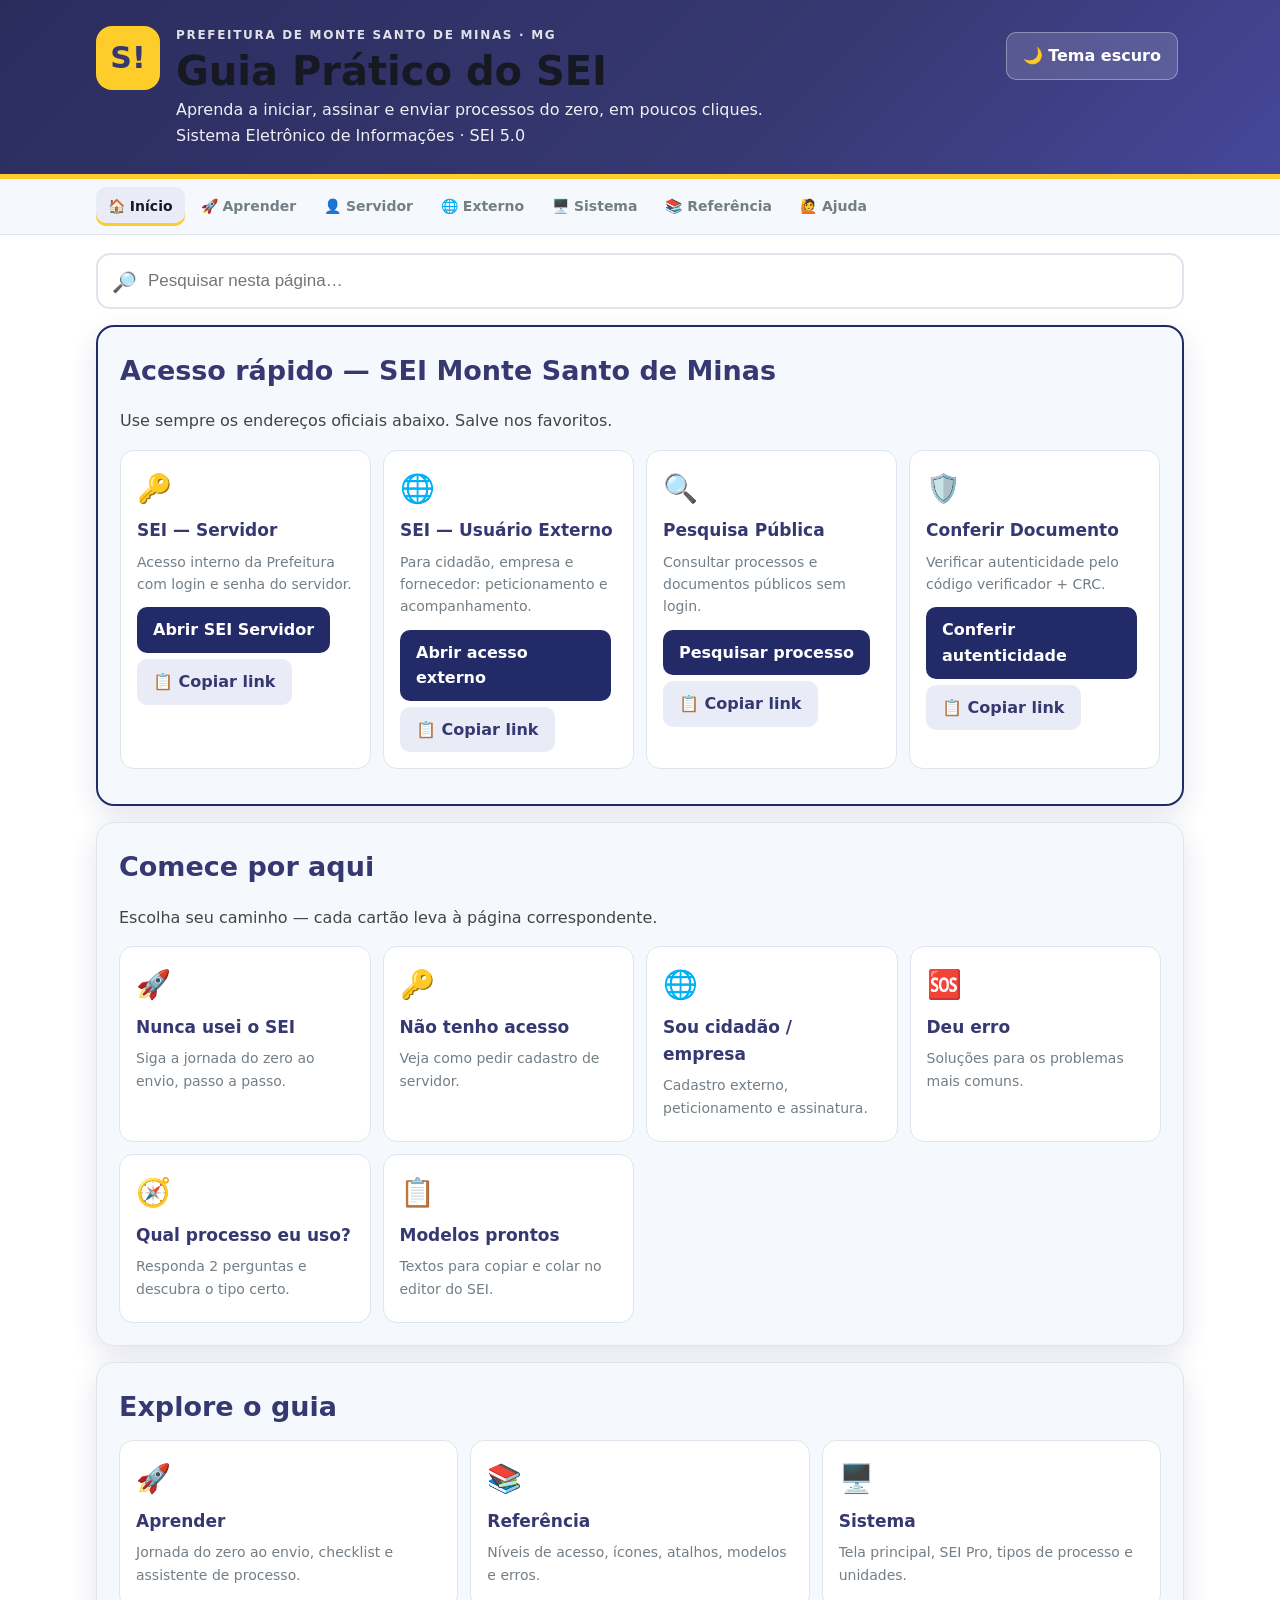
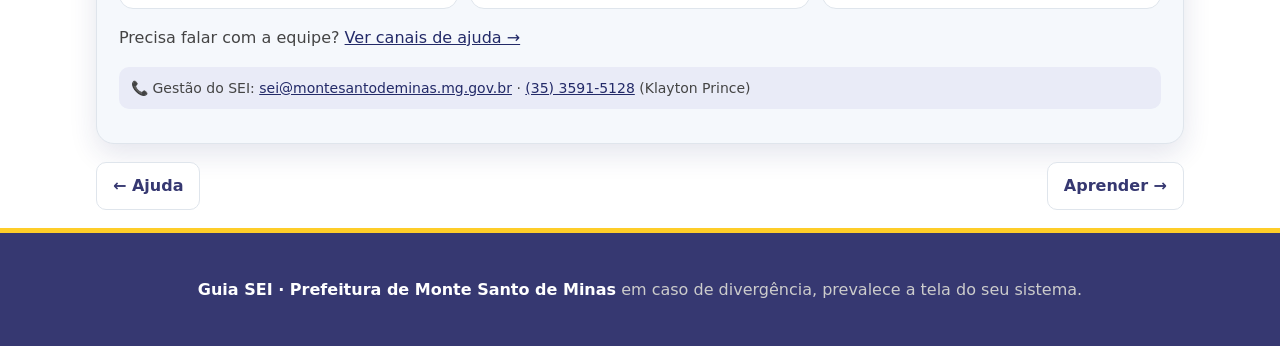
<file: index.html>
<!DOCTYPE html>
<html lang="pt-BR" data-theme="light">
<head>
<meta charset="utf-8">
<meta name="viewport" content="width=device-width, initial-scale=1, viewport-fit=cover">
<title>Guia SEI — Prefeitura de Monte Santo de Minas</title>
<meta name="description" content="Guia prático do SEI para servidores e cidadãos da Prefeitura de Monte Santo de Minas: acesso, processos, assinatura, envio, peticionamento e ajuda.">
<link rel="stylesheet" href="css/styles.css">
<link rel="icon" href="data:image/svg+xml,<svg xmlns='http://www.w3.org/2000/svg' viewBox='0 0 100 100'><rect width='100' height='100' rx='20' fill='%23363871'/><text x='50' y='68' font-size='48' text-anchor='middle' fill='%23fecd29' font-family='sans-serif' font-weight='bold'>S!</text></svg>">
</head>
<body data-page="inicio">
<a class="skip" href="#conteudo">Pular para o conteúdo</a>

<header class="topo">
  <div class="wrap topo-in">
    <div class="brand">
      <div class="logo" aria-hidden="true">S!</div>
      <div>
        <div class="pre">Prefeitura de Monte Santo de Minas · MG</div>
        <h1>Guia Prático do SEI</h1>
        <p>Aprenda a iniciar, assinar e enviar processos do zero, em poucos cliques. Sistema Eletrônico de Informações · SEI 5.0</p>
      </div>
    </div>
    <div class="topo-actions">
      <button id="btnTema" class="btn ghost" type="button" aria-pressed="false">🌙 Tema escuro</button>
      <button id="btnMenu" class="btn ghost only-mobile" type="button" aria-expanded="false" aria-controls="nav">☰ Menu</button>
    </div>
  </div>
</header>

<nav id="nav" class="nav" aria-label="Navegação do guia">
  <div class="wrap nav-in">
    <a data-page="inicio" href="index.html">🏠 Início</a>
    <a data-page="aprender" href="aprender.html">🚀 Aprender</a>
    <a data-page="servidor" href="servidor.html">👤 Servidor</a>
    <a data-page="externo" href="externo.html">🌐 Externo</a>
    <a data-page="sistema" href="sistema.html">🖥️ Sistema</a>
    <a data-page="referencia" href="referencia.html">📚 Referência</a>
    <a data-page="ajuda" href="ajuda.html">🙋 Ajuda</a>
  </div>
</nav>

<main id="conteudo" class="wrap">

  <section class="busca" aria-label="Pesquisa nesta página">
    <span aria-hidden="true">🔎</span>
    <input id="q" type="search" placeholder="Pesquisar nesta página…" autocomplete="off">
  </section>

  <section id="acessos" class="bloco destaque">
    <h2>Acesso rápido — SEI Monte Santo de Minas</h2>
    <p>Use sempre os endereços oficiais abaixo. Salve nos favoritos.</p>
    <div class="grid cards-4">
      <article class="card acesso">
        <div class="ic">🔑</div>
        <h3>SEI — Servidor</h3>
        <p>Acesso interno da Prefeitura com login e senha do servidor.</p>
        <a class="btn" target="_blank" rel="noopener" href="https://montesantodeminas.sei.mg.gov.br/sip/login.php?sigla_orgao_sistema=ABC&sigla_sistema=SEI&infra_url=L3NlaS8=">Abrir SEI Servidor</a>
        <button class="btn sec copiar" data-url="https://montesantodeminas.sei.mg.gov.br/sip/login.php?sigla_orgao_sistema=ABC&sigla_sistema=SEI&infra_url=L3NlaS8=" type="button">📋 Copiar link</button>
      </article>
      <article class="card acesso">
        <div class="ic">🌐</div>
        <h3>SEI — Usuário Externo</h3>
        <p>Para cidadão, empresa e fornecedor: peticionamento e acompanhamento.</p>
        <a class="btn" target="_blank" rel="noopener" href="https://montesantodeminas.sei.mg.gov.br/sei/controlador_externo.php?acao=usuario_externo_logar&id_orgao_acesso_externo=0">Abrir acesso externo</a>
        <button class="btn sec copiar" data-url="https://montesantodeminas.sei.mg.gov.br/sei/controlador_externo.php?acao=usuario_externo_logar&id_orgao_acesso_externo=0" type="button">📋 Copiar link</button>
      </article>
      <article class="card acesso">
        <div class="ic">🔍</div>
        <h3>Pesquisa Pública</h3>
        <p>Consultar processos e documentos públicos sem login.</p>
        <a class="btn" target="_blank" rel="noopener" href="https://montesantodeminas.sei.mg.gov.br/sei/modulos/pesquisa/md_pesq_processo_pesquisar.php?acao_externa=protocolo_pesquisar&acao_origem_externa=protocolo_pesquisar&id_orgao_acesso_externo=0">Pesquisar processo</a>
        <button class="btn sec copiar" data-url="https://montesantodeminas.sei.mg.gov.br/sei/modulos/pesquisa/md_pesq_processo_pesquisar.php?acao_externa=protocolo_pesquisar&acao_origem_externa=protocolo_pesquisar&id_orgao_acesso_externo=0" type="button">📋 Copiar link</button>
      </article>
      <article class="card acesso">
        <div class="ic">🛡️</div>
        <h3>Conferir Documento</h3>
        <p>Verificar autenticidade pelo código verificador + CRC.</p>
        <a class="btn" target="_blank" rel="noopener" href="https://montesantodeminas.sei.mg.gov.br/sei/controlador_externo.php?acao=documento_conferir&id_orgao_acesso_externo=0">Conferir autenticidade</a>
        <button class="btn sec copiar" data-url="https://montesantodeminas.sei.mg.gov.br/sei/controlador_externo.php?acao=documento_conferir&id_orgao_acesso_externo=0" type="button">📋 Copiar link</button>
      </article>
    </div>
    <p class="muted" id="copyMsg" role="status" aria-live="polite"></p>
  </section>

  <section id="comecar" class="bloco">
    <h2>Comece por aqui</h2>
    <p>Escolha seu caminho — cada cartão leva à página correspondente.</p>
    <div class="grid">
      <a class="card q" href="aprender.html#jornada"><div class="ic">🚀</div><h3>Nunca usei o SEI</h3><p>Siga a jornada do zero ao envio, passo a passo.</p></a>
      <a class="card q" href="servidor.html#pedido"><div class="ic">🔑</div><h3>Não tenho acesso</h3><p>Veja como pedir cadastro de servidor.</p></a>
      <a class="card q" href="externo.html"><div class="ic">🌐</div><h3>Sou cidadão / empresa</h3><p>Cadastro externo, peticionamento e assinatura.</p></a>
      <a class="card q" href="referencia.html#erros"><div class="ic">🆘</div><h3>Deu erro</h3><p>Soluções para os problemas mais comuns.</p></a>
      <a class="card q" href="aprender.html#qual"><div class="ic">🧭</div><h3>Qual processo eu uso?</h3><p>Responda 2 perguntas e descubra o tipo certo.</p></a>
      <a class="card q" href="referencia.html#modelos"><div class="ic">📋</div><h3>Modelos prontos</h3><p>Textos para copiar e colar no editor do SEI.</p></a>
    </div>
  </section>

  <section id="atalhos-paginas" class="bloco">
    <h2>Explore o guia</h2>
    <div class="grid cards-3">
      <a class="card q" href="aprender.html"><div class="ic">🚀</div><h3>Aprender</h3><p>Jornada do zero ao envio, checklist e assistente de processo.</p></a>
      <a class="card q" href="referencia.html"><div class="ic">📚</div><h3>Referência</h3><p>Níveis de acesso, ícones, atalhos, modelos e erros.</p></a>
      <a class="card q" href="sistema.html"><div class="ic">🖥️</div><h3>Sistema</h3><p>Tela principal, SEI Pro, tipos de processo e unidades.</p></a>
    </div>
    <p>Precisa falar com a equipe? <a href="ajuda.html">Ver canais de ajuda →</a></p>
    <p class="tip">📞 Gestão do SEI: <a href="mailto:sei@montesantodeminas.mg.gov.br">sei@montesantodeminas.mg.gov.br</a> · <a href="tel:+553535915128">(35) 3591-5128</a> (Klayton Prince)</p>
  </section>

  <div id="noResult" class="empty" hidden>Nada encontrado nesta página 🤔 Tente outra palavra ou use o menu acima.</div>

  <div class="pager">
    <a href="ajuda.html">← Ajuda</a>
    <a class="next" href="aprender.html">Aprender →</a>
  </div>

</main>

<footer>
  <div class="wrap">
    <p><b>Guia SEI · Prefeitura de Monte Santo de Minas</b> em caso de divergência, prevalece a tela do seu sistema.</p>
  </div>
</footer>

<script src="js/app.js" defer></script>
</body>
</html>
</file>
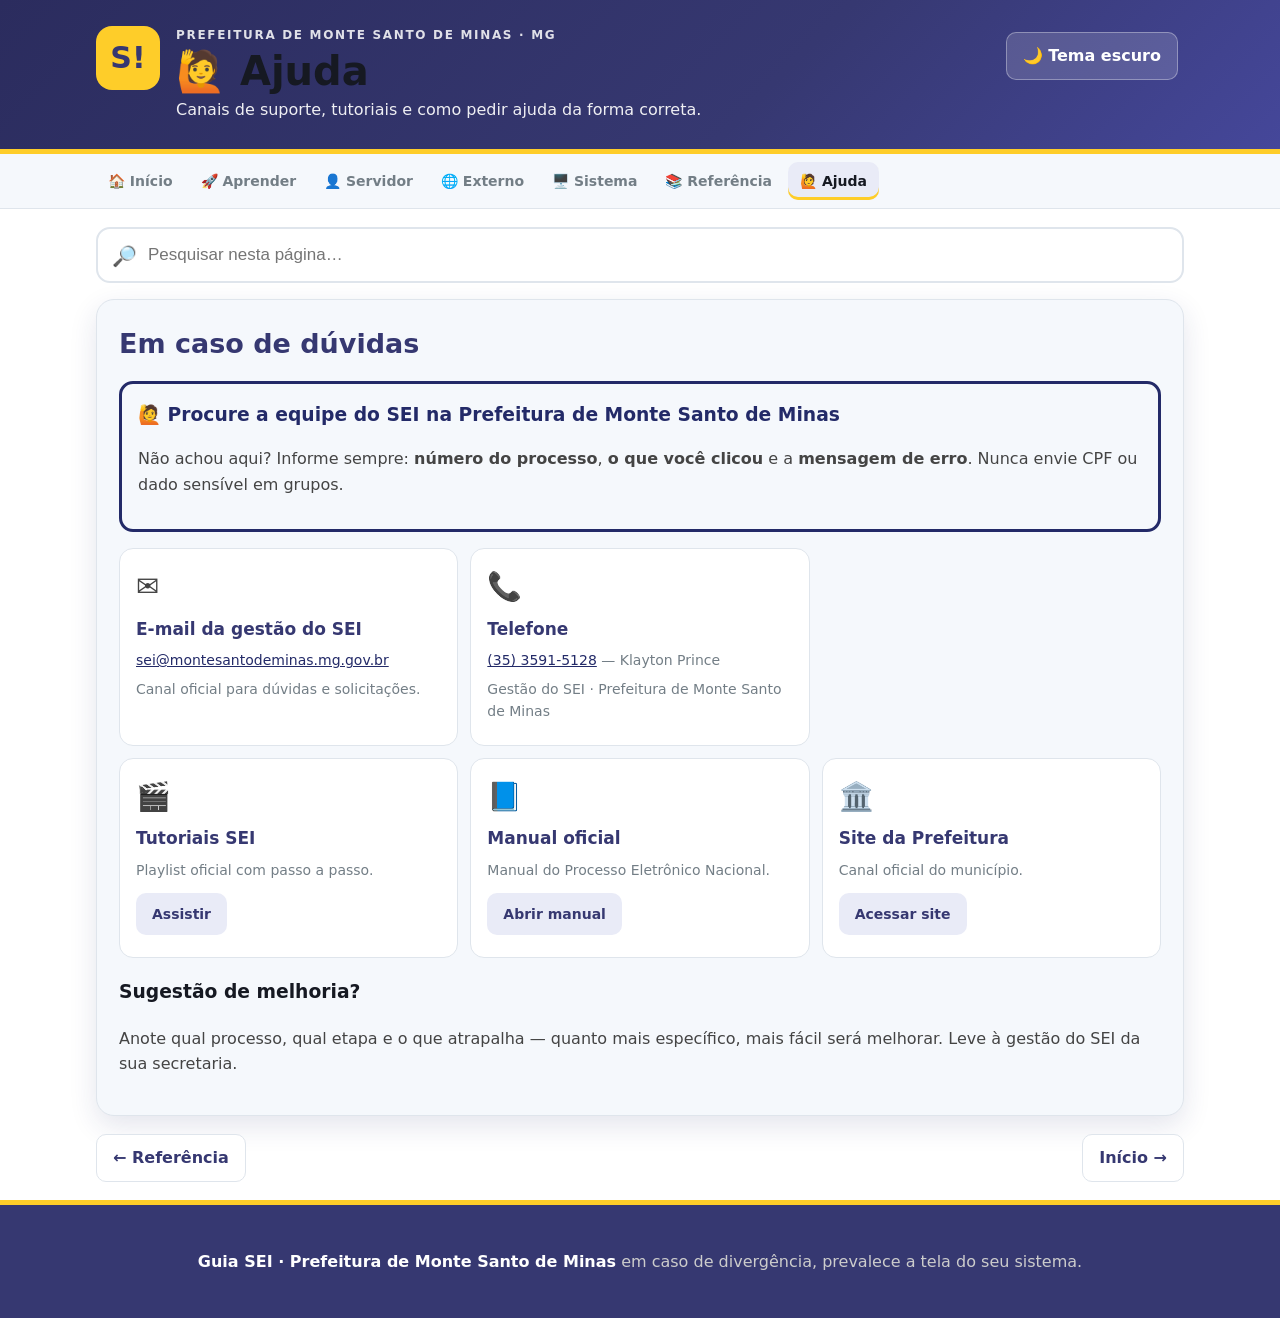
<file: ajuda.html>
<!DOCTYPE html>
<html lang="pt-BR" data-theme="light">
<head>
<meta charset="utf-8">
<meta name="viewport" content="width=device-width, initial-scale=1, viewport-fit=cover">
<title>Ajuda — Guia SEI Monte Santo de Minas</title>
<meta name="description" content="Canais de ajuda do SEI: tutoriais, manual oficial e site da Prefeitura.">
<link rel="stylesheet" href="css/styles.css">
<link rel="icon" href="data:image/svg+xml,<svg xmlns='http://www.w3.org/2000/svg' viewBox='0 0 100 100'><rect width='100' height='100' rx='20' fill='%23363871'/><text x='50' y='68' font-size='48' text-anchor='middle' fill='%23fecd29' font-family='sans-serif' font-weight='bold'>S!</text></svg>">
</head>
<body data-page="ajuda">
<a class="skip" href="#conteudo">Pular para o conteúdo</a>

<header class="topo">
  <div class="wrap topo-in">
    <div class="brand">
      <div class="logo" aria-hidden="true">S!</div>
      <div>
        <div class="pre">Prefeitura de Monte Santo de Minas · MG</div>
        <h1>🙋 Ajuda</h1>
        <p>Canais de suporte, tutoriais e como pedir ajuda da forma correta.</p>
      </div>
    </div>
    <div class="topo-actions">
      <button id="btnTema" class="btn ghost" type="button" aria-pressed="false">🌙 Tema escuro</button>
      <button id="btnMenu" class="btn ghost only-mobile" type="button" aria-expanded="false" aria-controls="nav">☰ Menu</button>
    </div>
  </div>
</header>

<nav id="nav" class="nav" aria-label="Navegação do guia">
  <div class="wrap nav-in">
    <a data-page="inicio" href="index.html">🏠 Início</a>
    <a data-page="aprender" href="aprender.html">🚀 Aprender</a>
    <a data-page="servidor" href="servidor.html">👤 Servidor</a>
    <a data-page="externo" href="externo.html">🌐 Externo</a>
    <a data-page="sistema" href="sistema.html">🖥️ Sistema</a>
    <a data-page="referencia" href="referencia.html">📚 Referência</a>
    <a data-page="ajuda" href="ajuda.html">🙋 Ajuda</a>
  </div>
</nav>

<main id="conteudo" class="wrap">

  <section class="busca" aria-label="Pesquisa nesta página">
    <span aria-hidden="true">🔎</span>
    <input id="q" type="search" placeholder="Pesquisar nesta página…" autocomplete="off">
  </section>

  <section id="ajuda" class="bloco">
    <h2>Em caso de dúvidas</h2>
    <div class="must blue">
      <h3>🙋 Procure a equipe do SEI na Prefeitura de Monte Santo de Minas</h3>
      <p>Não achou aqui? Informe sempre: <b>número do processo</b>, <b>o que você clicou</b> e a <b>mensagem de erro</b>. Nunca envie CPF ou dado sensível em grupos.</p>
    </div>
    <div class="grid cards-2">
      <div class="card"><div class="ic">✉️</div><h3>E-mail da gestão do SEI</h3><p><a href="mailto:sei@montesantodeminas.mg.gov.br">sei@montesantodeminas.mg.gov.br</a></p><p class="muted">Canal oficial para dúvidas e solicitações.</p></div>
      <div class="card"><div class="ic">📞</div><h3>Telefone</h3><p><a href="tel:+553535915128">(35) 3591-5128</a> — Klayton Prince</p><p class="muted">Gestão do SEI · Prefeitura de Monte Santo de Minas</p></div>
    </div>
    <div class="grid cards-3">
      <div class="card"><div class="ic">🎬</div><h3>Tutoriais SEI</h3><p>Playlist oficial com passo a passo.</p><p><a class="btn sec" target="_blank" rel="noopener" href="https://youtube.com/playlist?list=PLpPGbI2fk_PaAMpu7xxyfFIkchnaknXe1">Assistir</a></p></div>
      <div class="card"><div class="ic">📘</div><h3>Manual oficial</h3><p>Manual do Processo Eletrônico Nacional.</p><p><a class="btn sec" target="_blank" rel="noopener" href="https://manuais.processoeletronico.gov.br/pt-br/latest/SEI/index.html">Abrir manual</a></p></div>
      <div class="card"><div class="ic">🏛️</div><h3>Site da Prefeitura</h3><p>Canal oficial do município.</p><p><a class="btn sec" target="_blank" rel="noopener" href="https://www.montesantodeminas.mg.gov.br/">Acessar site</a></p></div>
    </div>
    <h3>Sugestão de melhoria?</h3>
    <p>Anote qual processo, qual etapa e o que atrapalha — quanto mais específico, mais fácil será melhorar. Leve à gestão do SEI da sua secretaria.</p>
  </section>

  <div id="noResult" class="empty" hidden>Nada encontrado nesta página 🤔 Tente outra palavra ou use o menu acima.</div>

  <div class="pager">
    <a href="referencia.html">← Referência</a>
    <a class="next" href="index.html">Início →</a>
  </div>

</main>

<footer>
  <div class="wrap">
    <p><b>Guia SEI · Prefeitura de Monte Santo de Minas</b> em caso de divergência, prevalece a tela do seu sistema.</p>
  </div>
</footer>

<script src="js/app.js" defer></script>
</body>
</html>
</file>
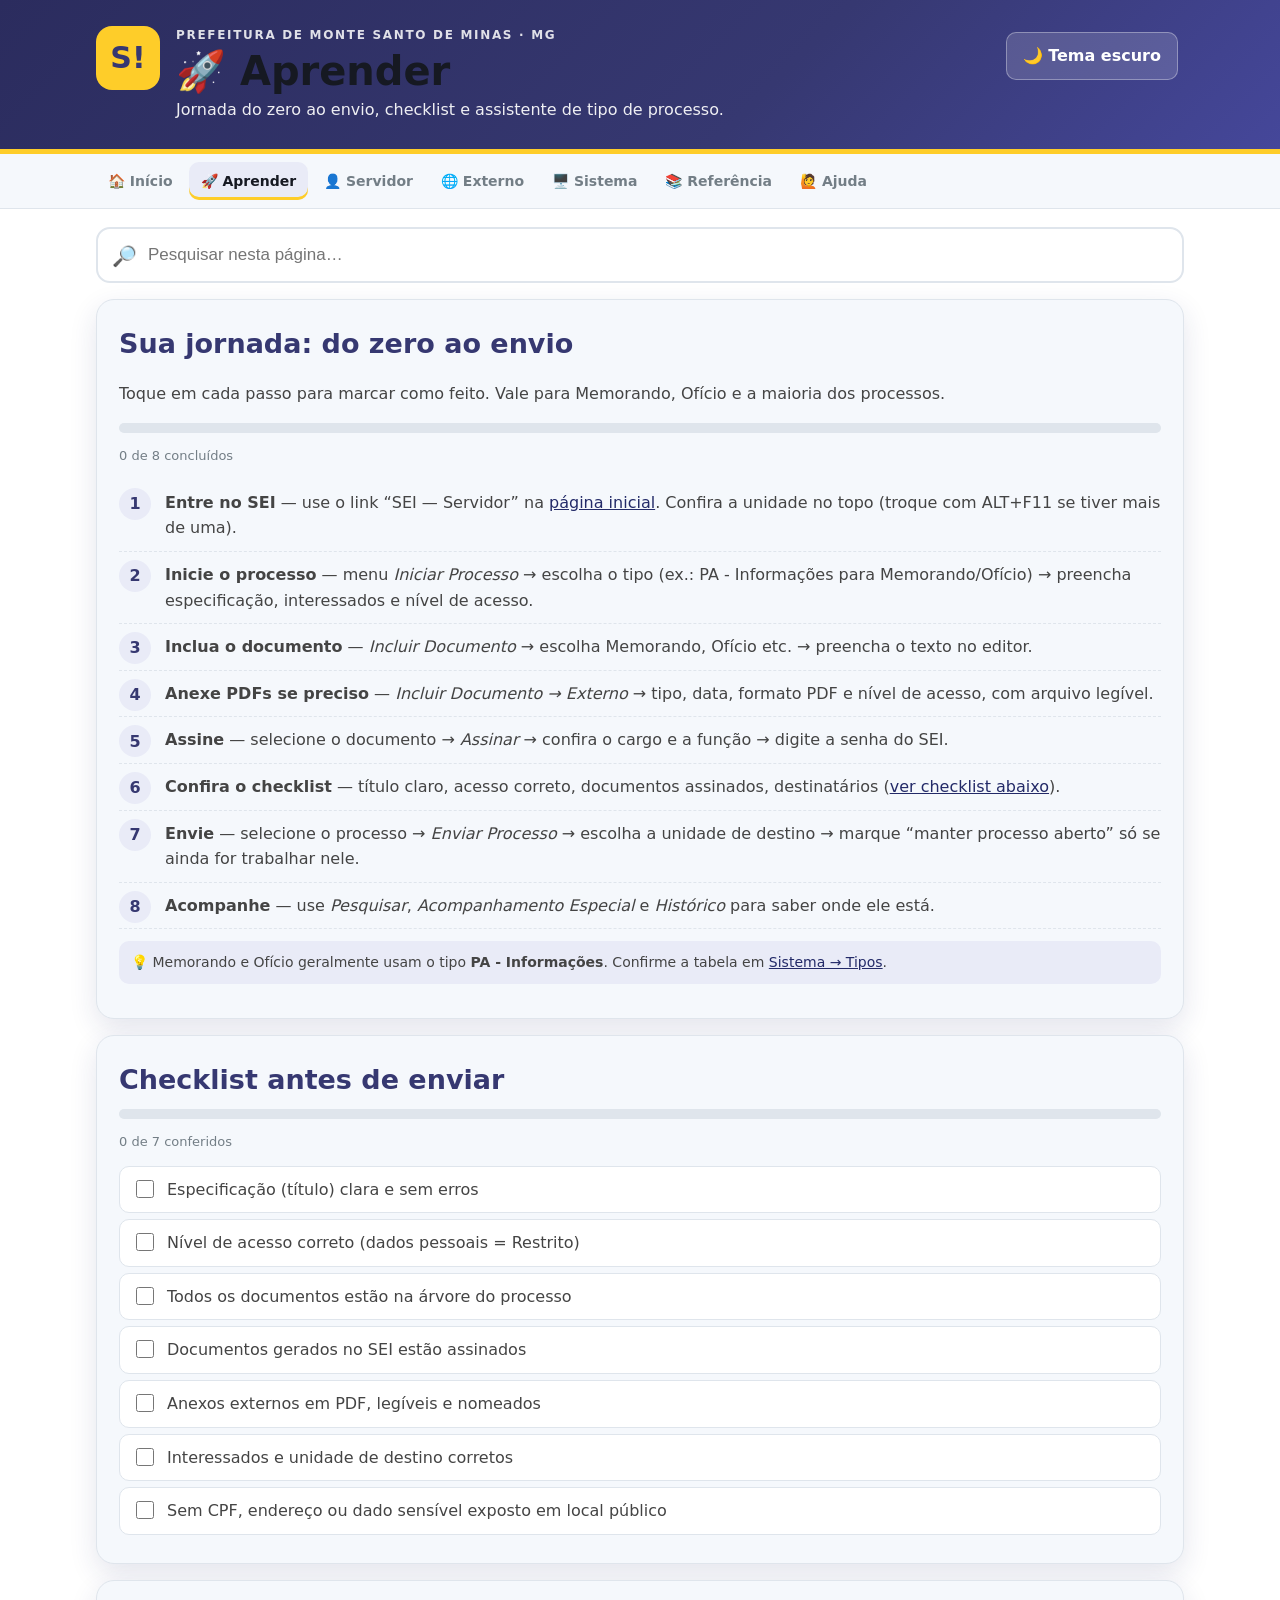
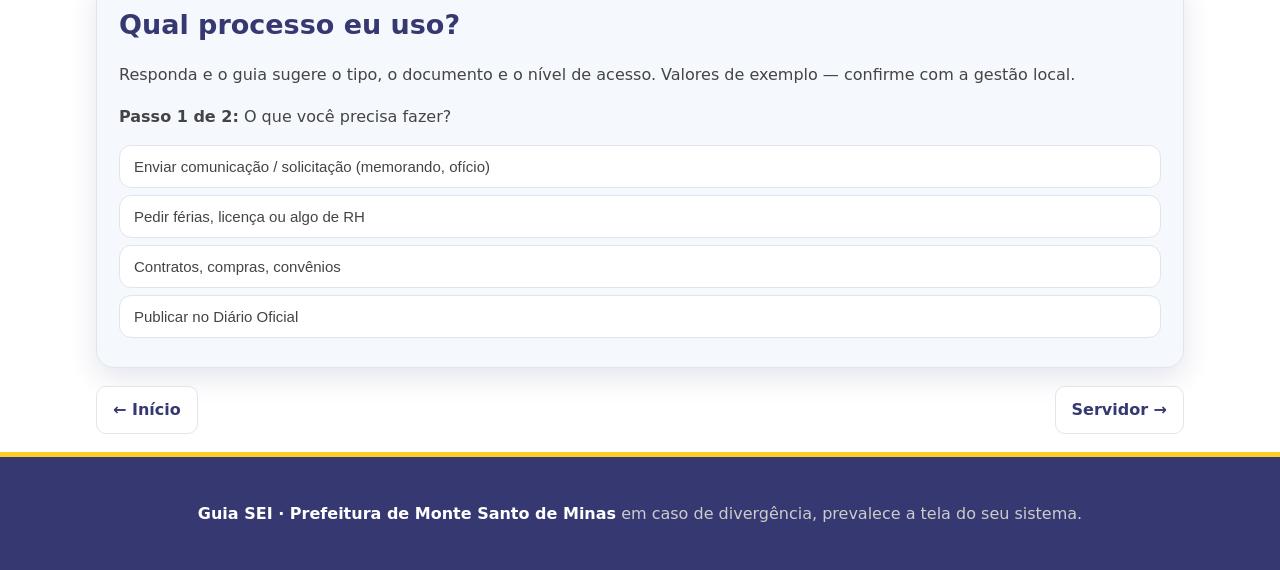
<file: aprender.html>
<!DOCTYPE html>
<html lang="pt-BR" data-theme="light">
<head>
<meta charset="utf-8">
<meta name="viewport" content="width=device-width, initial-scale=1, viewport-fit=cover">
<title>Aprender — Guia SEI Monte Santo de Minas</title>
<meta name="description" content="Jornada do zero ao envio, checklist e assistente de tipo de processo no SEI.">
<link rel="stylesheet" href="css/styles.css">
<link rel="icon" href="data:image/svg+xml,<svg xmlns='http://www.w3.org/2000/svg' viewBox='0 0 100 100'><rect width='100' height='100' rx='20' fill='%23363871'/><text x='50' y='68' font-size='48' text-anchor='middle' fill='%23fecd29' font-family='sans-serif' font-weight='bold'>S!</text></svg>">
</head>
<body data-page="aprender">
<a class="skip" href="#conteudo">Pular para o conteúdo</a>

<header class="topo">
  <div class="wrap topo-in">
    <div class="brand">
      <div class="logo" aria-hidden="true">S!</div>
      <div>
        <div class="pre">Prefeitura de Monte Santo de Minas · MG</div>
        <h1>🚀 Aprender</h1>
        <p>Jornada do zero ao envio, checklist e assistente de tipo de processo.</p>
      </div>
    </div>
    <div class="topo-actions">
      <button id="btnTema" class="btn ghost" type="button" aria-pressed="false">🌙 Tema escuro</button>
      <button id="btnMenu" class="btn ghost only-mobile" type="button" aria-expanded="false" aria-controls="nav">☰ Menu</button>
    </div>
  </div>
</header>

<nav id="nav" class="nav" aria-label="Navegação do guia">
  <div class="wrap nav-in">
    <a data-page="inicio" href="index.html">🏠 Início</a>
    <a data-page="aprender" href="aprender.html">🚀 Aprender</a>
    <a data-page="servidor" href="servidor.html">👤 Servidor</a>
    <a data-page="externo" href="externo.html">🌐 Externo</a>
    <a data-page="sistema" href="sistema.html">🖥️ Sistema</a>
    <a data-page="referencia" href="referencia.html">📚 Referência</a>
    <a data-page="ajuda" href="ajuda.html">🙋 Ajuda</a>
  </div>
</nav>

<main id="conteudo" class="wrap">

  <section class="busca" aria-label="Pesquisa nesta página">
    <span aria-hidden="true">🔎</span>
    <input id="q" type="search" placeholder="Pesquisar nesta página…" autocomplete="off">
  </section>

  <section id="jornada" class="bloco">
    <h2>Sua jornada: do zero ao envio</h2>
    <p>Toque em cada passo para marcar como feito. Vale para Memorando, Ofício e a maioria dos processos.</p>
    <div class="bar"><i id="pbJor"></i></div>
    <p class="muted" id="pbJorTxt">0 de 8 concluídos</p>
    <ol class="steps" id="jorList">
      <li><b>Entre no SEI</b> — use o link “SEI — Servidor” na <a href="index.html#acessos">página inicial</a>. Confira a unidade no topo (troque com ALT+F11 se tiver mais de uma).</li>
      <li><b>Inicie o processo</b> — menu <i>Iniciar Processo</i> → escolha o tipo (ex.: PA - Informações para Memorando/Ofício) → preencha especificação, interessados e nível de acesso.</li>
      <li><b>Inclua o documento</b> — <i>Incluir Documento</i> → escolha Memorando, Ofício etc. → preencha o texto no editor.</li>
      <li><b>Anexe PDFs se preciso</b> — <i>Incluir Documento → Externo</i> → tipo, data, formato PDF e nível de acesso, com arquivo legível.</li>
      <li><b>Assine</b> — selecione o documento → <i>Assinar</i> → confira o cargo e a função → digite a senha do SEI.</li>
      <li><b>Confira o checklist</b> — título claro, acesso correto, documentos assinados, destinatários (<a href="#checklist">ver checklist abaixo</a>).</li>
      <li><b>Envie</b> — selecione o processo → <i>Enviar Processo</i> → escolha a unidade de destino → marque “manter processo aberto” só se ainda for trabalhar nele.</li>
      <li><b>Acompanhe</b> — use <i>Pesquisar</i>, <i>Acompanhamento Especial</i> e <i>Histórico</i> para saber onde ele está.</li>
    </ol>
    <div class="tip">💡 Memorando e Ofício geralmente usam o tipo <b>PA - Informações</b>. Confirme a tabela em <a href="sistema.html#tipos">Sistema → Tipos</a>.</div>
  </section>

  <section id="checklist" class="bloco">
    <h2>Checklist antes de enviar</h2>
    <div class="bar"><i id="pbChk"></i></div>
    <p class="muted" id="pbChkTxt">0 de 7 conferidos</p>
    <div class="ck" id="ckList">
      <label><input type="checkbox"> Especificação (título) clara e sem erros</label>
      <label><input type="checkbox"> Nível de acesso correto (dados pessoais = Restrito)</label>
      <label><input type="checkbox"> Todos os documentos estão na árvore do processo</label>
      <label><input type="checkbox"> Documentos gerados no SEI estão assinados</label>
      <label><input type="checkbox"> Anexos externos em PDF, legíveis e nomeados</label>
      <label><input type="checkbox"> Interessados e unidade de destino corretos</label>
      <label><input type="checkbox"> Sem CPF, endereço ou dado sensível exposto em local público</label>
    </div>
  </section>

  <section id="qual" class="bloco">
    <h2>Qual processo eu uso?</h2>
    <p>Responda e o guia sugere o tipo, o documento e o nível de acesso. Valores de exemplo — confirme com a gestão local.</p>
    <div id="wiz"></div>
  </section>

  <div id="noResult" class="empty" hidden>Nada encontrado nesta página 🤔 Tente outra palavra ou use o menu acima.</div>

  <div class="pager">
    <a href="index.html">← Início</a>
    <a class="next" href="servidor.html">Servidor →</a>
  </div>

</main>

<footer>
  <div class="wrap">
    <p><b>Guia SEI · Prefeitura de Monte Santo de Minas</b> em caso de divergência, prevalece a tela do seu sistema.</p>
  </div>
</footer>
<script src="js/app.js" defer></script>
</body>
</html>
</file>
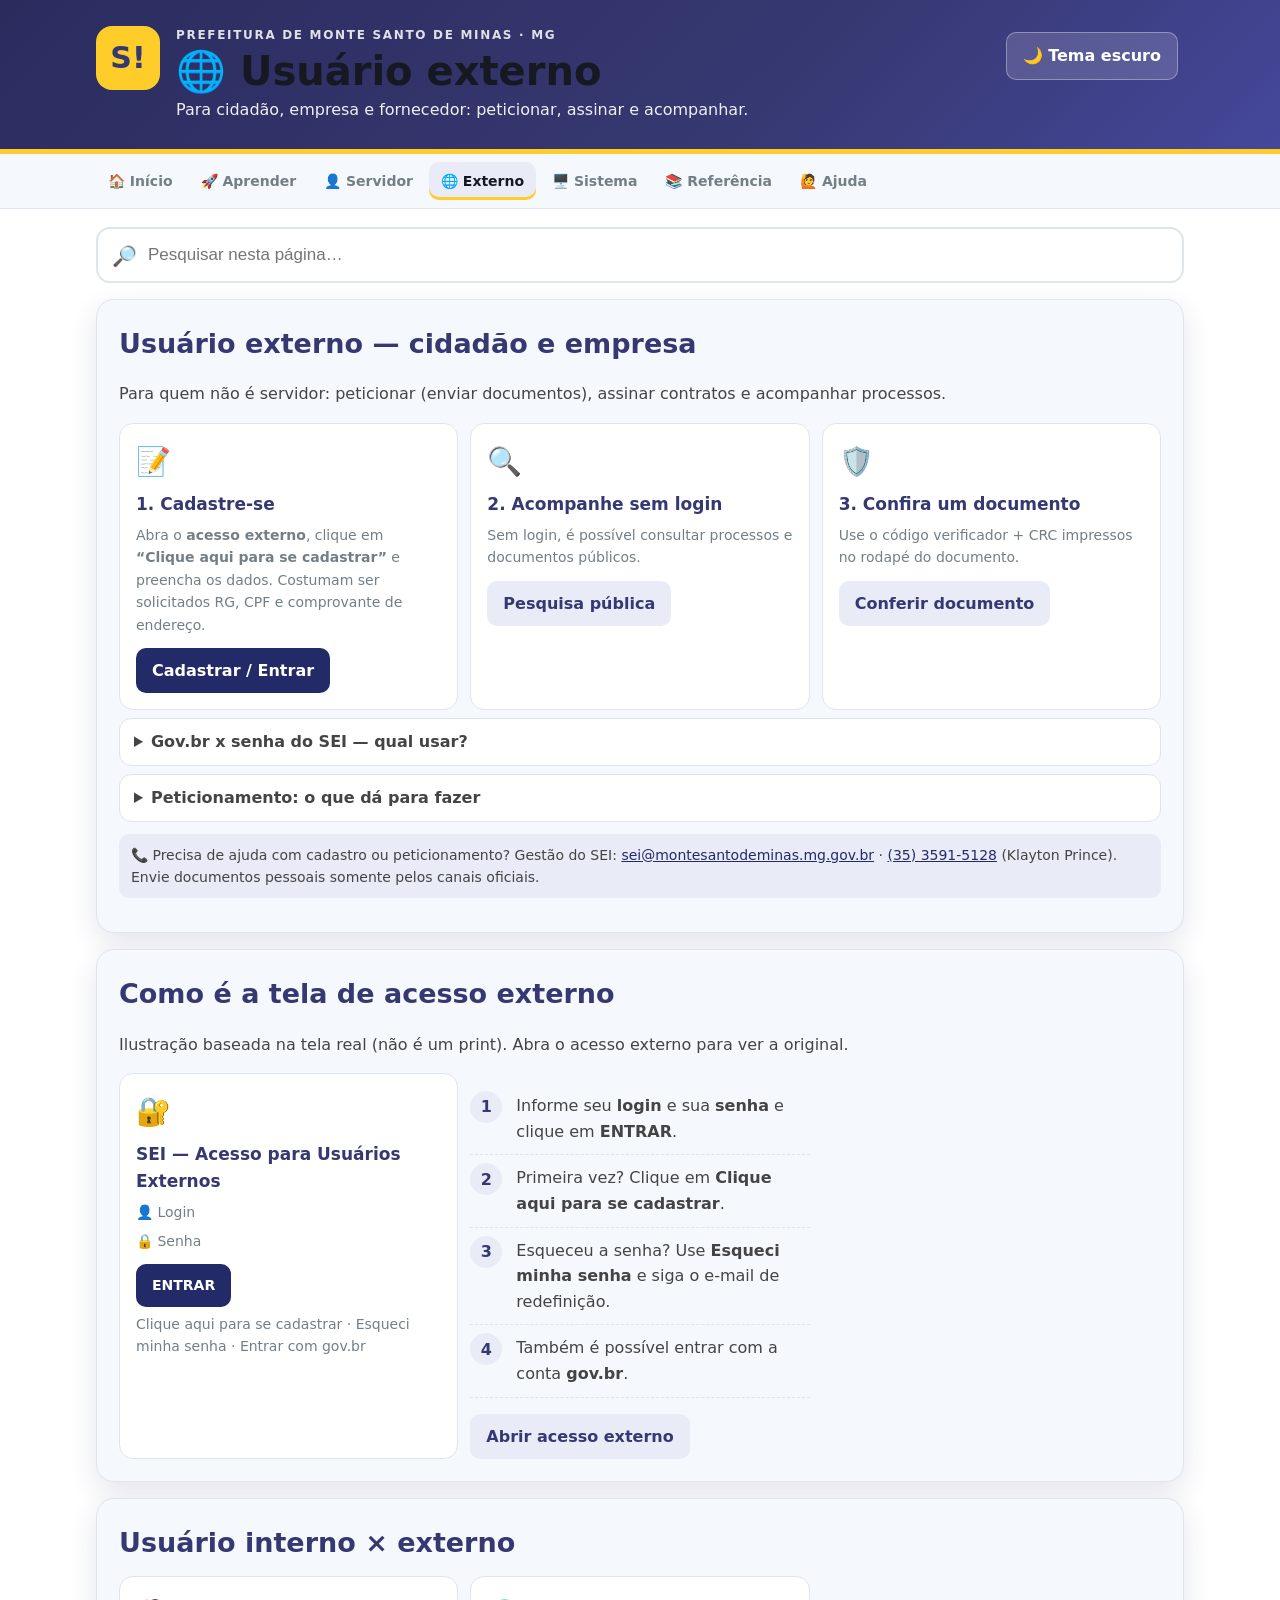
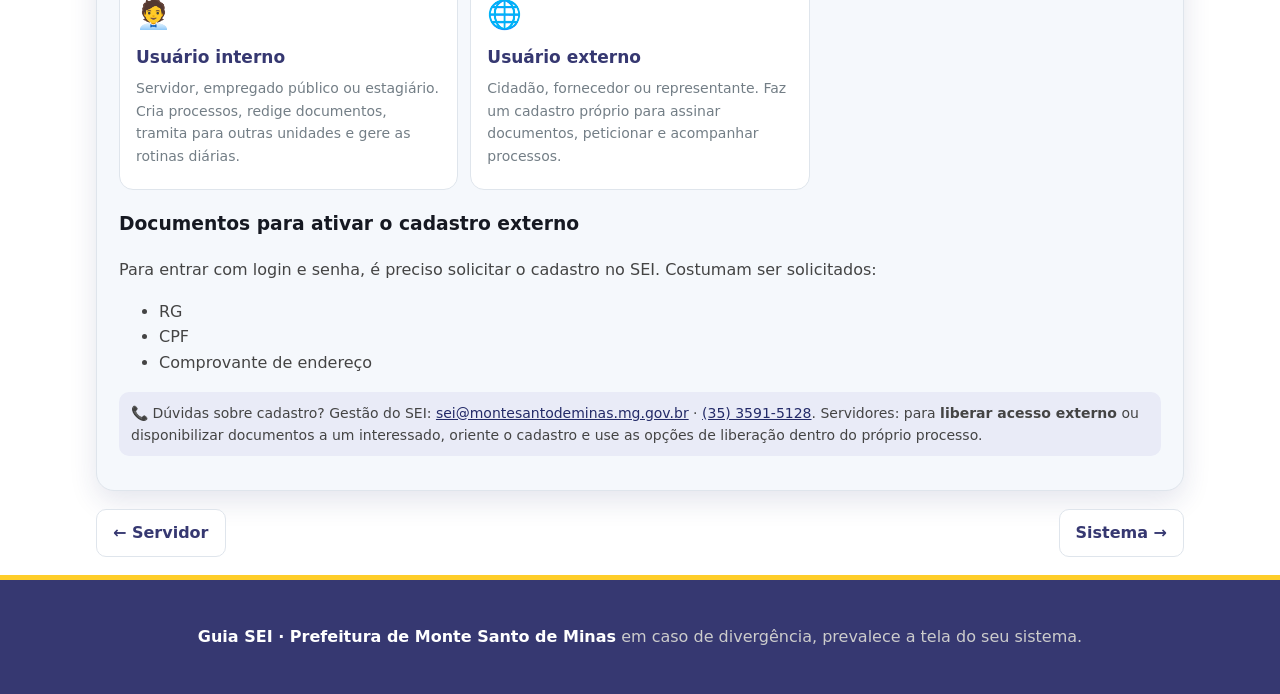
<file: externo.html>
<!DOCTYPE html>
<html lang="pt-BR" data-theme="light">
<head>
<meta charset="utf-8">
<meta name="viewport" content="width=device-width, initial-scale=1, viewport-fit=cover">
<title>Usuário externo — Guia SEI Monte Santo de Minas</title>
<meta name="description" content="Cadastro externo, peticionamento, acompanhamento e conferência de documentos no SEI.">
<link rel="stylesheet" href="css/styles.css">
<link rel="icon" href="data:image/svg+xml,<svg xmlns='http://www.w3.org/2000/svg' viewBox='0 0 100 100'><rect width='100' height='100' rx='20' fill='%23363871'/><text x='50' y='68' font-size='48' text-anchor='middle' fill='%23fecd29' font-family='sans-serif' font-weight='bold'>S!</text></svg>">
</head>
<body data-page="externo">
<a class="skip" href="#conteudo">Pular para o conteúdo</a>

<header class="topo">
  <div class="wrap topo-in">
    <div class="brand">
      <div class="logo" aria-hidden="true">S!</div>
      <div>
        <div class="pre">Prefeitura de Monte Santo de Minas · MG</div>
        <h1>🌐 Usuário externo</h1>
        <p>Para cidadão, empresa e fornecedor: peticionar, assinar e acompanhar.</p>
      </div>
    </div>
    <div class="topo-actions">
      <button id="btnTema" class="btn ghost" type="button" aria-pressed="false">🌙 Tema escuro</button>
      <button id="btnMenu" class="btn ghost only-mobile" type="button" aria-expanded="false" aria-controls="nav">☰ Menu</button>
    </div>
  </div>
</header>

<nav id="nav" class="nav" aria-label="Navegação do guia">
  <div class="wrap nav-in">
    <a data-page="inicio" href="index.html">🏠 Início</a>
    <a data-page="aprender" href="aprender.html">🚀 Aprender</a>
    <a data-page="servidor" href="servidor.html">👤 Servidor</a>
    <a data-page="externo" href="externo.html">🌐 Externo</a>
    <a data-page="sistema" href="sistema.html">🖥️ Sistema</a>
    <a data-page="referencia" href="referencia.html">📚 Referência</a>
    <a data-page="ajuda" href="ajuda.html">🙋 Ajuda</a>
  </div>
</nav>

<main id="conteudo" class="wrap">

  <section class="busca" aria-label="Pesquisa nesta página">
    <span aria-hidden="true">🔎</span>
    <input id="q" type="search" placeholder="Pesquisar nesta página…" autocomplete="off">
  </section>

  <section id="externo" class="bloco">
    <h2>Usuário externo — cidadão e empresa</h2>
    <p>Para quem não é servidor: peticionar (enviar documentos), assinar contratos e acompanhar processos.</p>
    <div class="grid cards-3">
      <div class="card"><div class="ic">📝</div><h3>1. Cadastre-se</h3><p>Abra o <b>acesso externo</b>, clique em <b>“Clique aqui para se cadastrar”</b> e preencha os dados. Costumam ser solicitados RG, CPF e comprovante de endereço.</p><a class="btn" target="_blank" rel="noopener" href="https://montesantodeminas.sei.mg.gov.br/sei/controlador_externo.php?acao=usuario_externo_logar&id_orgao_acesso_externo=0">Cadastrar / Entrar</a></div>
      <div class="card"><div class="ic">🔍</div><h3>2. Acompanhe sem login</h3><p>Sem login, é possível consultar processos e documentos públicos.</p><a class="btn sec" target="_blank" rel="noopener" href="https://montesantodeminas.sei.mg.gov.br/sei/modulos/pesquisa/md_pesq_processo_pesquisar.php?acao_externa=protocolo_pesquisar&acao_origem_externa=protocolo_pesquisar&id_orgao_acesso_externo=0">Pesquisa pública</a></div>
      <div class="card"><div class="ic">🛡️</div><h3>3. Confira um documento</h3><p>Use o código verificador + CRC impressos no rodapé do documento.</p><a class="btn sec" target="_blank" rel="noopener" href="https://montesantodeminas.sei.mg.gov.br/sei/controlador_externo.php?acao=documento_conferir&id_orgao_acesso_externo=0">Conferir documento</a></div>
    </div>
    <details>
      <summary><b>Gov.br x senha do SEI — qual usar?</b></summary>
      <ul>
        <li>O <b>gov.br</b> serve para <b>autenticar o login</b>.</li>
        <li>A <b>assinatura</b> de documentos usa a <b>senha própria do SEI</b>, diferente da do gov.br.</li>
        <li>Para assinar via gov.br, a conta precisa estar no nível <b>Prata ou Ouro</b>.</li>
        <li>Esqueceu a senha? Na tela de acesso externo, clique em <b>Esqueci minha senha</b>.</li>
      </ul>
    </details>
    <details>
      <summary><b>Peticionamento: o que dá para fazer</b></summary>
      <ul>
        <li><b>Peticionamento novo:</b> iniciar um pedido/protocolo do zero.</li>
        <li><b>Peticionamento intercorrente:</b> juntar documentos novos a um processo que já existe.</li>
        <li>Envie PDFs legíveis, nomeados e, se possível, pesquisáveis (não só foto torta).</li>
      </ul>
    </details>
    <div class="tip">📞 Precisa de ajuda com cadastro ou peticionamento? Gestão do SEI: <a href="mailto:sei@montesantodeminas.mg.gov.br">sei@montesantodeminas.mg.gov.br</a> · <a href="tel:+553535915128">(35) 3591-5128</a> (Klayton Prince). Envie documentos pessoais somente pelos canais oficiais.</div>
  </section>

  <section id="tela-externa" class="bloco">
    <h2>Como é a tela de acesso externo</h2>
    <p>Ilustração baseada na tela real (não é um print). Abra o acesso externo para ver a original.</p>
    <div class="grid cards-2">
      <div class="card">
        <div class="ic">🔐</div><h3>SEI — Acesso para Usuários Externos</h3>
        <p class="muted">👤 Login</p>
        <p class="muted">🔒 Senha</p>
        <p><span class="btn">ENTRAR</span></p>
        <p class="muted">Clique aqui para se cadastrar · Esqueci minha senha · Entrar com gov.br</p>
      </div>
      <div>
        <ol class="steps static">
          <li>Informe seu <b>login</b> e sua <b>senha</b> e clique em <b>ENTRAR</b>.</li>
          <li>Primeira vez? Clique em <b>Clique aqui para se cadastrar</b>.</li>
          <li>Esqueceu a senha? Use <b>Esqueci minha senha</b> e siga o e-mail de redefinição.</li>
          <li>Também é possível entrar com a conta <b>gov.br</b>.</li>
        </ol>
        <a class="btn sec" target="_blank" rel="noopener" href="https://montesantodeminas.sei.mg.gov.br/sei/controlador_externo.php?acao=usuario_externo_logar&id_orgao_acesso_externo=0">Abrir acesso externo</a>
      </div>
    </div>
  </section>

  <section id="perfis" class="bloco">
    <h2>Usuário interno × externo</h2>
    <div class="grid cards-2">
      <div class="card"><div class="ic">🧑‍💼</div><h3>Usuário interno</h3><p>Servidor, empregado público ou estagiário. Cria processos, redige documentos, tramita para outras unidades e gere as rotinas diárias.</p></div>
      <div class="card"><div class="ic">🌐</div><h3>Usuário externo</h3><p>Cidadão, fornecedor ou representante. Faz um cadastro próprio para assinar documentos, peticionar e acompanhar processos.</p></div>
    </div>
    <h3>Documentos para ativar o cadastro externo</h3>
    <p>Para entrar com login e senha, é preciso solicitar o cadastro no SEI. Costumam ser solicitados:</p>
    <ul>
      <li>RG</li>
      <li>CPF</li>
      <li>Comprovante de endereço</li>
    </ul>
    <div class="tip">📞 Dúvidas sobre cadastro? Gestão do SEI: <a href="mailto:sei@montesantodeminas.mg.gov.br">sei@montesantodeminas.mg.gov.br</a> · <a href="tel:+553535915128">(35) 3591-5128</a>. Servidores: para <b>liberar acesso externo</b> ou disponibilizar documentos a um interessado, oriente o cadastro e use as opções de liberação dentro do próprio processo.</div>
  </section>

  <div id="noResult" class="empty" hidden>Nada encontrado nesta página 🤔 Tente outra palavra ou use o menu acima.</div>

  <div class="pager">
    <a href="servidor.html">← Servidor</a>
    <a class="next" href="sistema.html">Sistema →</a>
  </div>

</main>

<footer>
  <div class="wrap">
    <p><b>Guia SEI · Prefeitura de Monte Santo de Minas</b> em caso de divergência, prevalece a tela do seu sistema.</p>
  </div>
</footer>

<script src="js/app.js" defer></script>
</body>
</html>
</file>
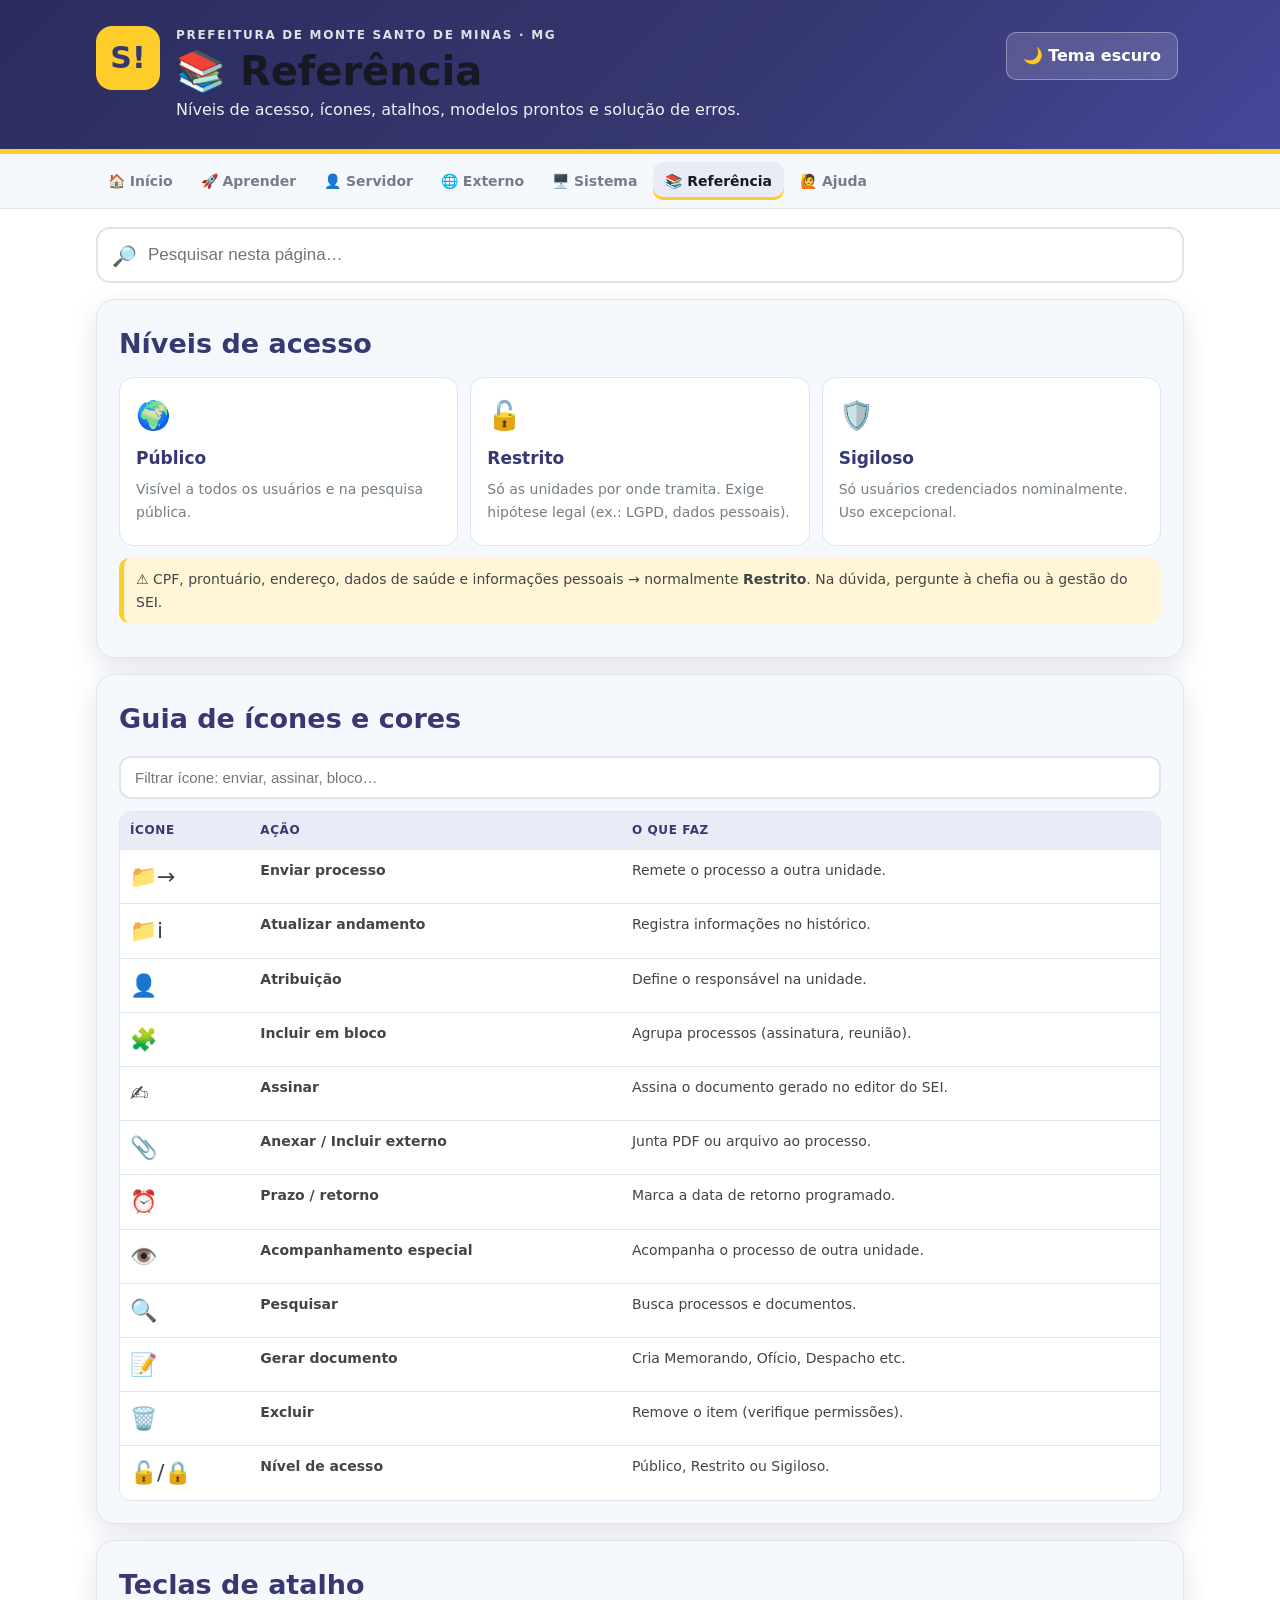
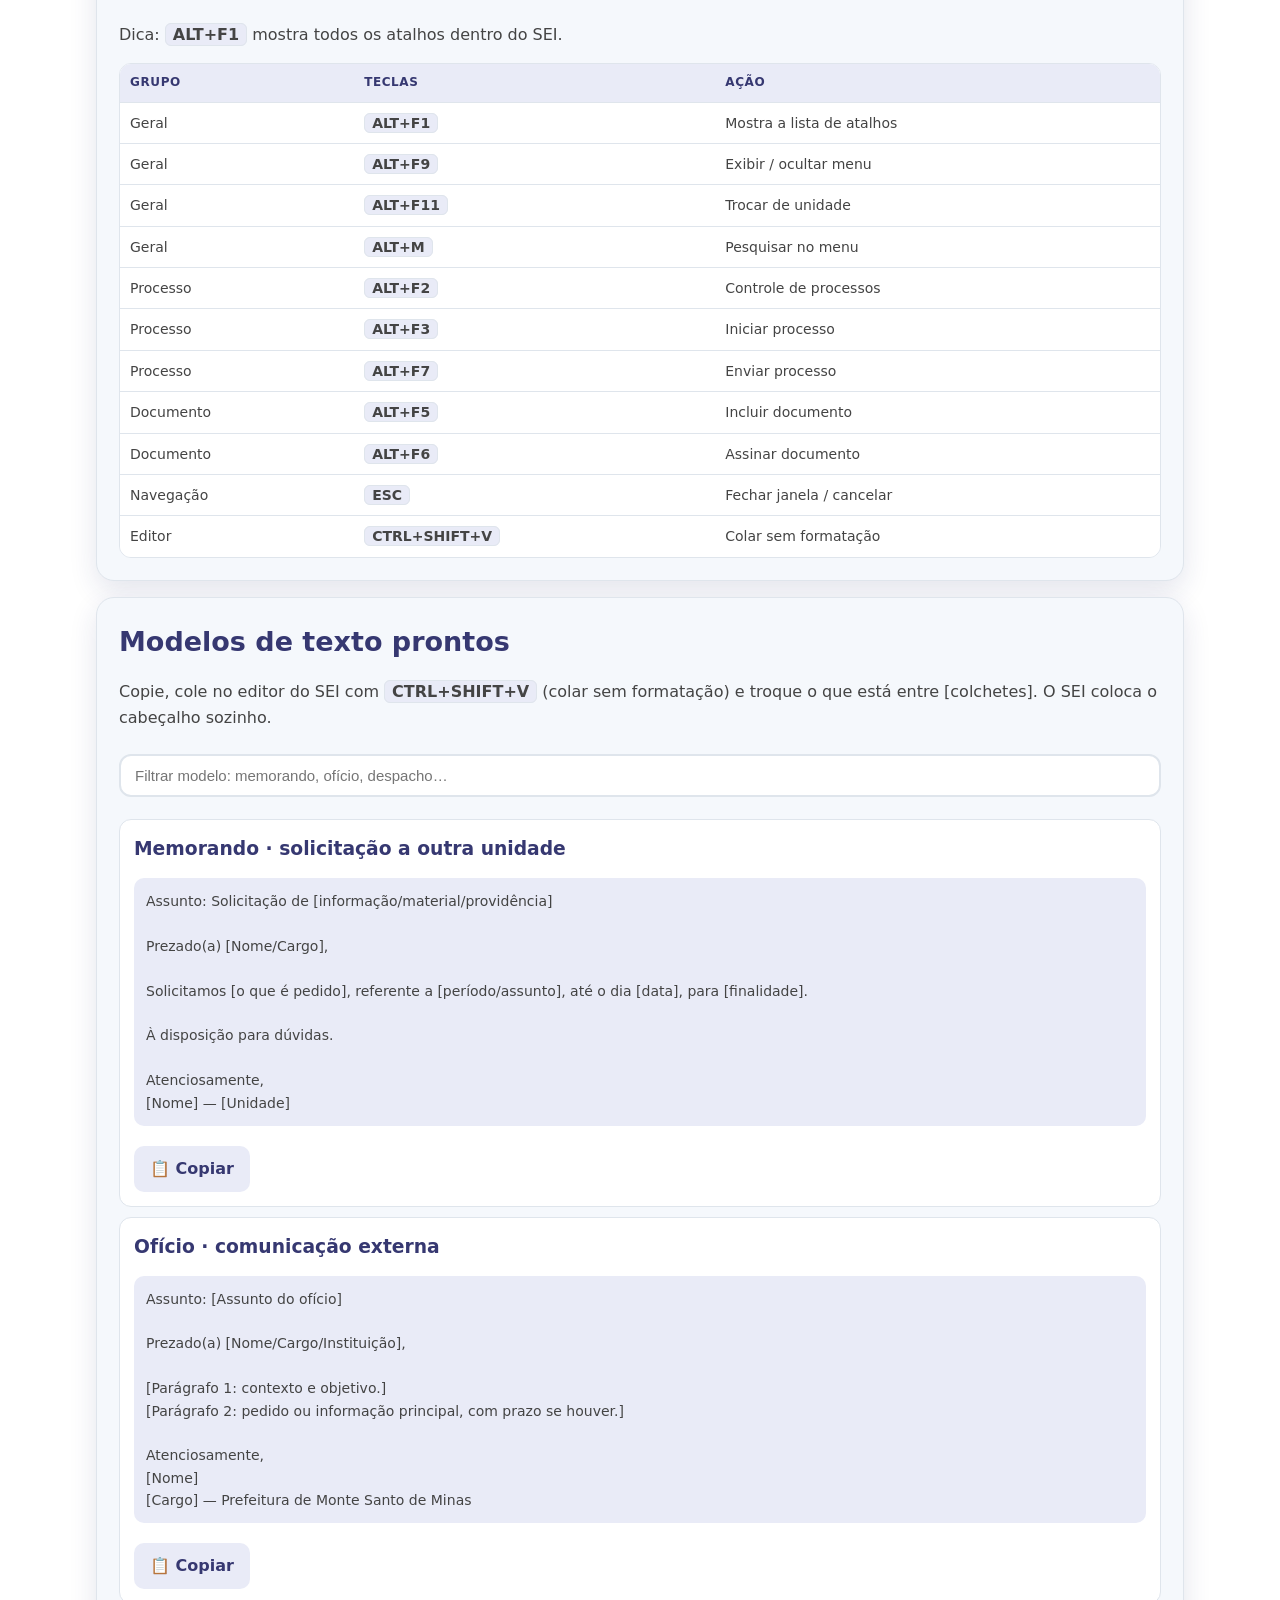
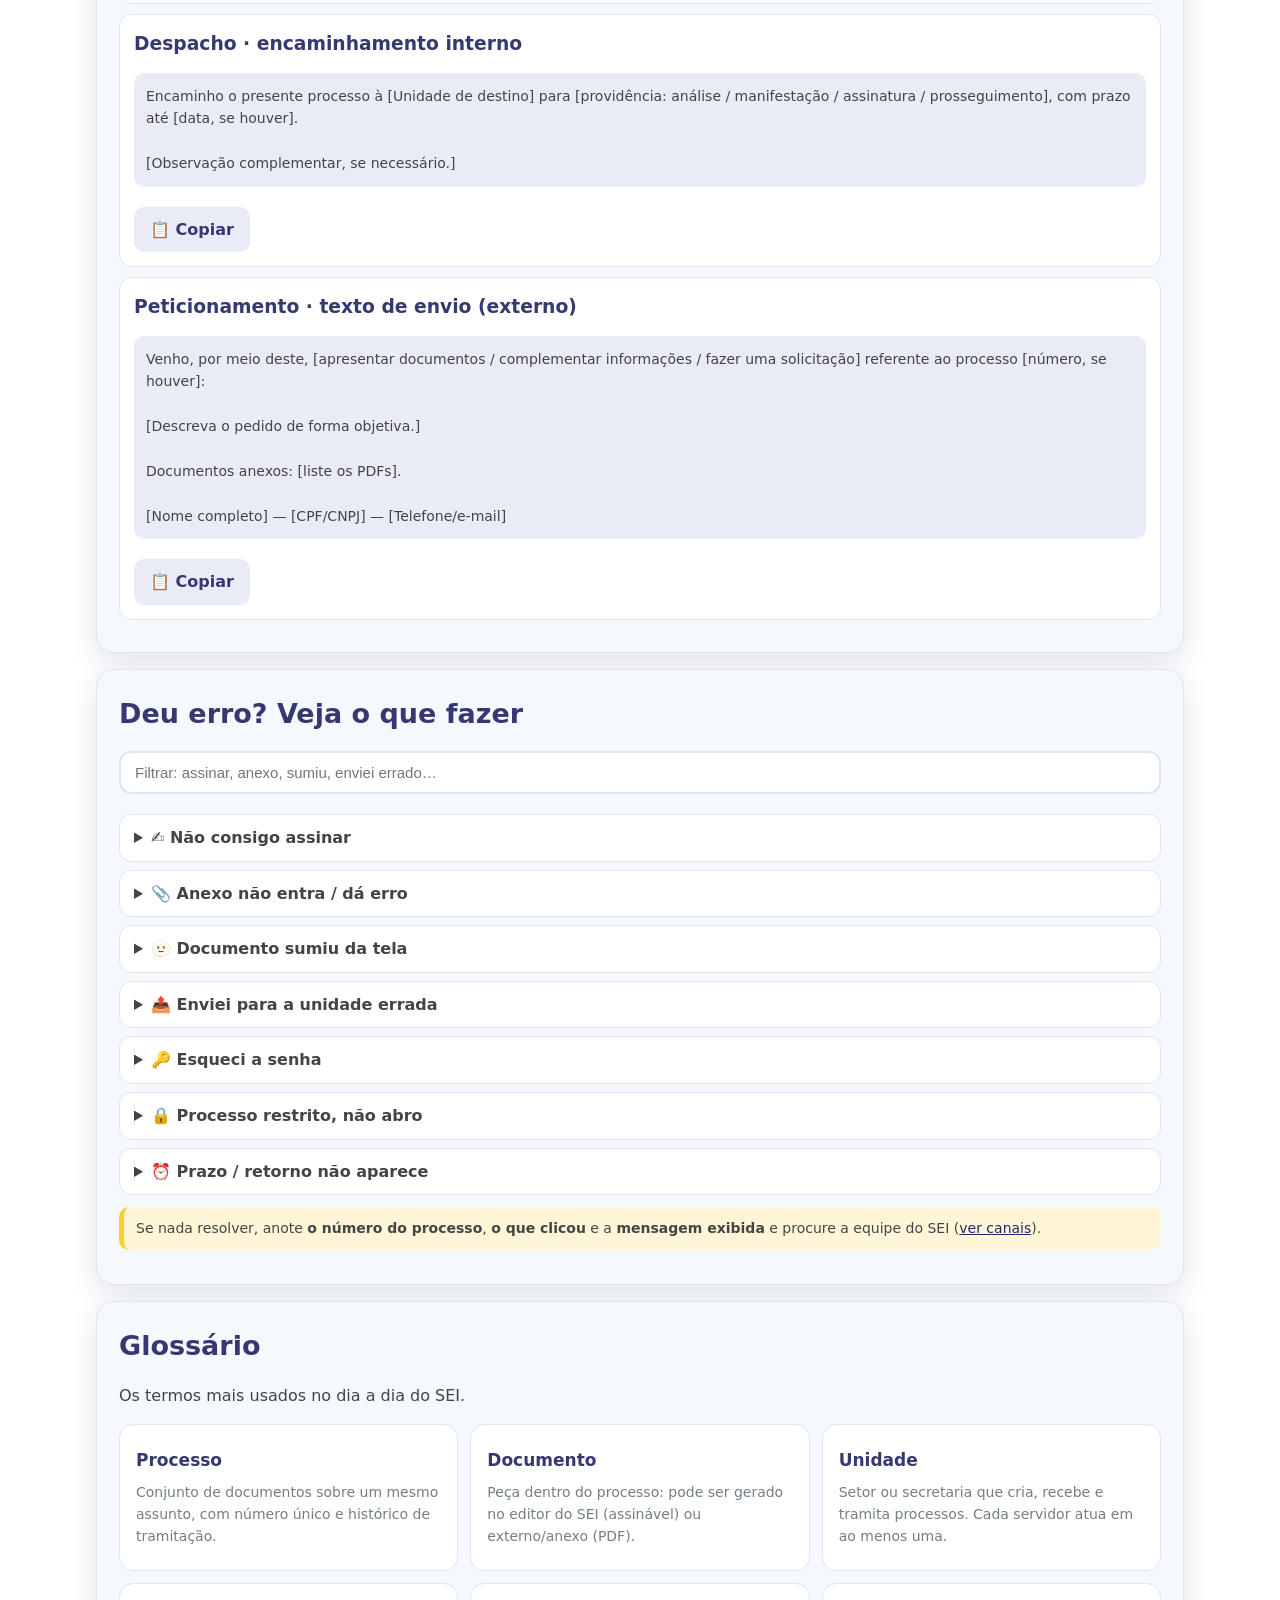
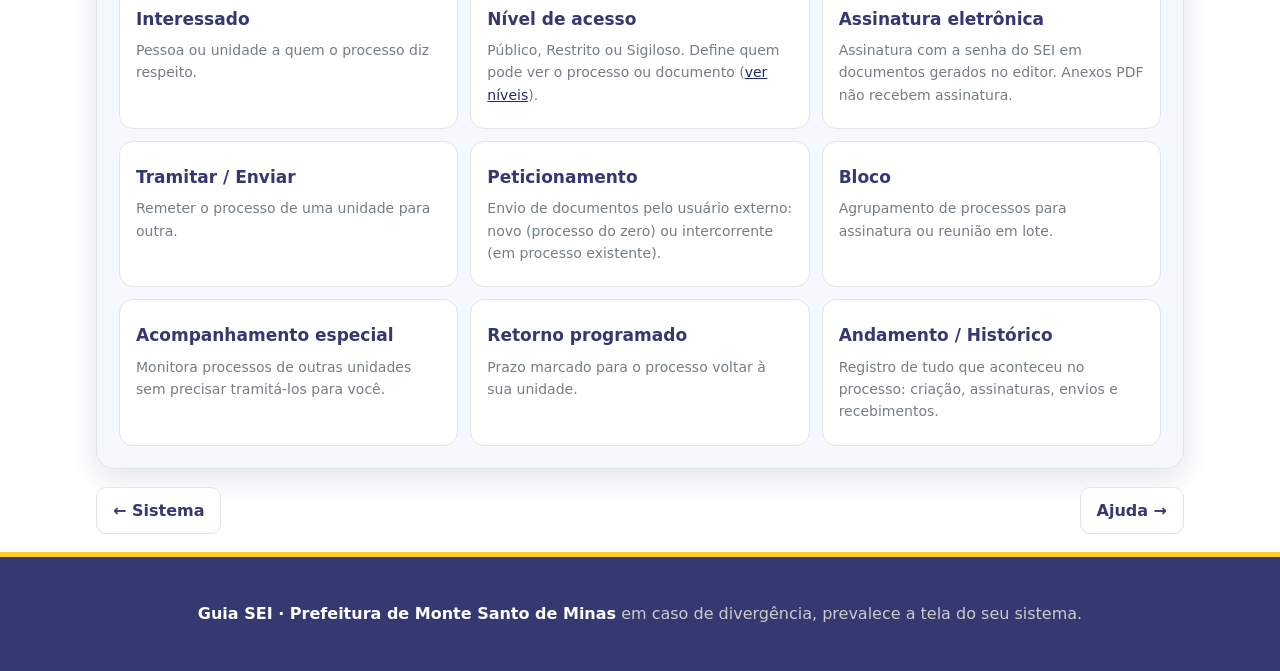
<file: referencia.html>
<!DOCTYPE html>
<html lang="pt-BR" data-theme="light">
<head>
<meta charset="utf-8">
<meta name="viewport" content="width=device-width, initial-scale=1, viewport-fit=cover">
<title>Referência — Guia SEI Monte Santo de Minas</title>
<meta name="description" content="Níveis de acesso, ícones, atalhos, modelos de texto e solução de erros no SEI.">
<link rel="stylesheet" href="css/styles.css">
<link rel="icon" href="data:image/svg+xml,<svg xmlns='http://www.w3.org/2000/svg' viewBox='0 0 100 100'><rect width='100' height='100' rx='20' fill='%23363871'/><text x='50' y='68' font-size='48' text-anchor='middle' fill='%23fecd29' font-family='sans-serif' font-weight='bold'>S!</text></svg>">
</head>
<body data-page="referencia">
<a class="skip" href="#conteudo">Pular para o conteúdo</a>

<header class="topo">
  <div class="wrap topo-in">
    <div class="brand">
      <div class="logo" aria-hidden="true">S!</div>
      <div>
        <div class="pre">Prefeitura de Monte Santo de Minas · MG</div>
        <h1>📚 Referência</h1>
        <p>Níveis de acesso, ícones, atalhos, modelos prontos e solução de erros.</p>
      </div>
    </div>
    <div class="topo-actions">
      <button id="btnTema" class="btn ghost" type="button" aria-pressed="false">🌙 Tema escuro</button>
      <button id="btnMenu" class="btn ghost only-mobile" type="button" aria-expanded="false" aria-controls="nav">☰ Menu</button>
    </div>
  </div>
</header>

<nav id="nav" class="nav" aria-label="Navegação do guia">
  <div class="wrap nav-in">
    <a data-page="inicio" href="index.html">🏠 Início</a>
    <a data-page="aprender" href="aprender.html">🚀 Aprender</a>
    <a data-page="servidor" href="servidor.html">👤 Servidor</a>
    <a data-page="externo" href="externo.html">🌐 Externo</a>
    <a data-page="sistema" href="sistema.html">🖥️ Sistema</a>
    <a data-page="referencia" href="referencia.html">📚 Referência</a>
    <a data-page="ajuda" href="ajuda.html">🙋 Ajuda</a>
  </div>
</nav>

<main id="conteudo" class="wrap">

  <section class="busca" aria-label="Pesquisa nesta página">
    <span aria-hidden="true">🔎</span>
    <input id="q" type="search" placeholder="Pesquisar nesta página…" autocomplete="off">
  </section>

  <section id="niveis" class="bloco">
    <h2>Níveis de acesso</h2>
    <div class="grid cards-3">
      <div class="card"><div class="ic">🌍</div><h3>Público</h3><p>Visível a todos os usuários e na pesquisa pública.</p></div>
      <div class="card"><div class="ic">🔓</div><h3>Restrito</h3><p>Só as unidades por onde tramita. Exige hipótese legal (ex.: LGPD, dados pessoais).</p></div>
      <div class="card"><div class="ic">🛡️</div><h3>Sigiloso</h3><p>Só usuários credenciados nominalmente. Uso excepcional.</p></div>
    </div>
    <div class="warn">⚠️ CPF, prontuário, endereço, dados de saúde e informações pessoais → normalmente <b>Restrito</b>. Na dúvida, pergunte à chefia ou à gestão do SEI.</div>
  </section>

  <section id="icones" class="bloco">
    <h2>Guia de ícones e cores</h2>
    <input class="fi" id="fIco" type="search" placeholder="Filtrar ícone: enviar, assinar, bloco…">
    <div class="tw"><table id="tabIco">
      <thead><tr><th>Ícone</th><th>Ação</th><th>O que faz</th></tr></thead>
      <tbody></tbody>
    </table></div>
  </section>

  <section id="atalhos" class="bloco">
    <h2>Teclas de atalho</h2>
    <p>Dica: <kbd>ALT+F1</kbd> mostra todos os atalhos dentro do SEI.</p>
    <div class="tw"><table id="tabAtl">
      <thead><tr><th>Grupo</th><th>Teclas</th><th>Ação</th></tr></thead>
      <tbody></tbody>
    </table></div>
  </section>

  <section id="modelos" class="bloco">
    <h2>Modelos de texto prontos</h2>
    <p>Copie, cole no editor do SEI com <kbd>CTRL+SHIFT+V</kbd> (colar sem formatação) e troque o que está entre [colchetes]. O SEI coloca o cabeçalho sozinho.</p>
    <input class="fi" id="fMod" type="search" placeholder="Filtrar modelo: memorando, ofício, despacho…">
    <div id="modList"></div>
  </section>

  <section id="erros" class="bloco">
    <h2>Deu erro? Veja o que fazer</h2>
    <input class="fi" id="fErr" type="search" placeholder="Filtrar: assinar, anexo, sumiu, enviei errado…">
    <div id="errList"></div>
    <div class="warn">Se nada resolver, anote <b>o número do processo</b>, <b>o que clicou</b> e a <b>mensagem exibida</b> e procure a equipe do SEI (<a href="ajuda.html">ver canais</a>).</div>
  </section>

  <section id="glossario" class="bloco">
    <h2>Glossário</h2>
    <p>Os termos mais usados no dia a dia do SEI.</p>
    <div class="grid cards-3">
      <div class="card"><h3>Processo</h3><p>Conjunto de documentos sobre um mesmo assunto, com número único e histórico de tramitação.</p></div>
      <div class="card"><h3>Documento</h3><p>Peça dentro do processo: pode ser gerado no editor do SEI (assinável) ou externo/anexo (PDF).</p></div>
      <div class="card"><h3>Unidade</h3><p>Setor ou secretaria que cria, recebe e tramita processos. Cada servidor atua em ao menos uma.</p></div>
      <div class="card"><h3>Interessado</h3><p>Pessoa ou unidade a quem o processo diz respeito.</p></div>
      <div class="card"><h3>Nível de acesso</h3><p>Público, Restrito ou Sigiloso. Define quem pode ver o processo ou documento (<a href="#niveis">ver níveis</a>).</p></div>
      <div class="card"><h3>Assinatura eletrônica</h3><p>Assinatura com a senha do SEI em documentos gerados no editor. Anexos PDF não recebem assinatura.</p></div>
      <div class="card"><h3>Tramitar / Enviar</h3><p>Remeter o processo de uma unidade para outra.</p></div>
      <div class="card"><h3>Peticionamento</h3><p>Envio de documentos pelo usuário externo: novo (processo do zero) ou intercorrente (em processo existente).</p></div>
      <div class="card"><h3>Bloco</h3><p>Agrupamento de processos para assinatura ou reunião em lote.</p></div>
      <div class="card"><h3>Acompanhamento especial</h3><p>Monitora processos de outras unidades sem precisar tramitá-los para você.</p></div>
      <div class="card"><h3>Retorno programado</h3><p>Prazo marcado para o processo voltar à sua unidade.</p></div>
      <div class="card"><h3>Andamento / Histórico</h3><p>Registro de tudo que aconteceu no processo: criação, assinaturas, envios e recebimentos.</p></div>
    </div>
  </section>

  <div id="noResult" class="empty" hidden>Nada encontrado nesta página 🤔 Tente outra palavra ou use o menu acima.</div>

  <div class="pager">
    <a href="sistema.html">← Sistema</a>
    <a class="next" href="ajuda.html">Ajuda →</a>
  </div>

</main>

<footer>
  <div class="wrap">
    <p><b>Guia SEI · Prefeitura de Monte Santo de Minas</b> em caso de divergência, prevalece a tela do seu sistema.</p>
  </div>
</footer>

<script src="js/app.js" defer></script>
</body>
</html>
</file>
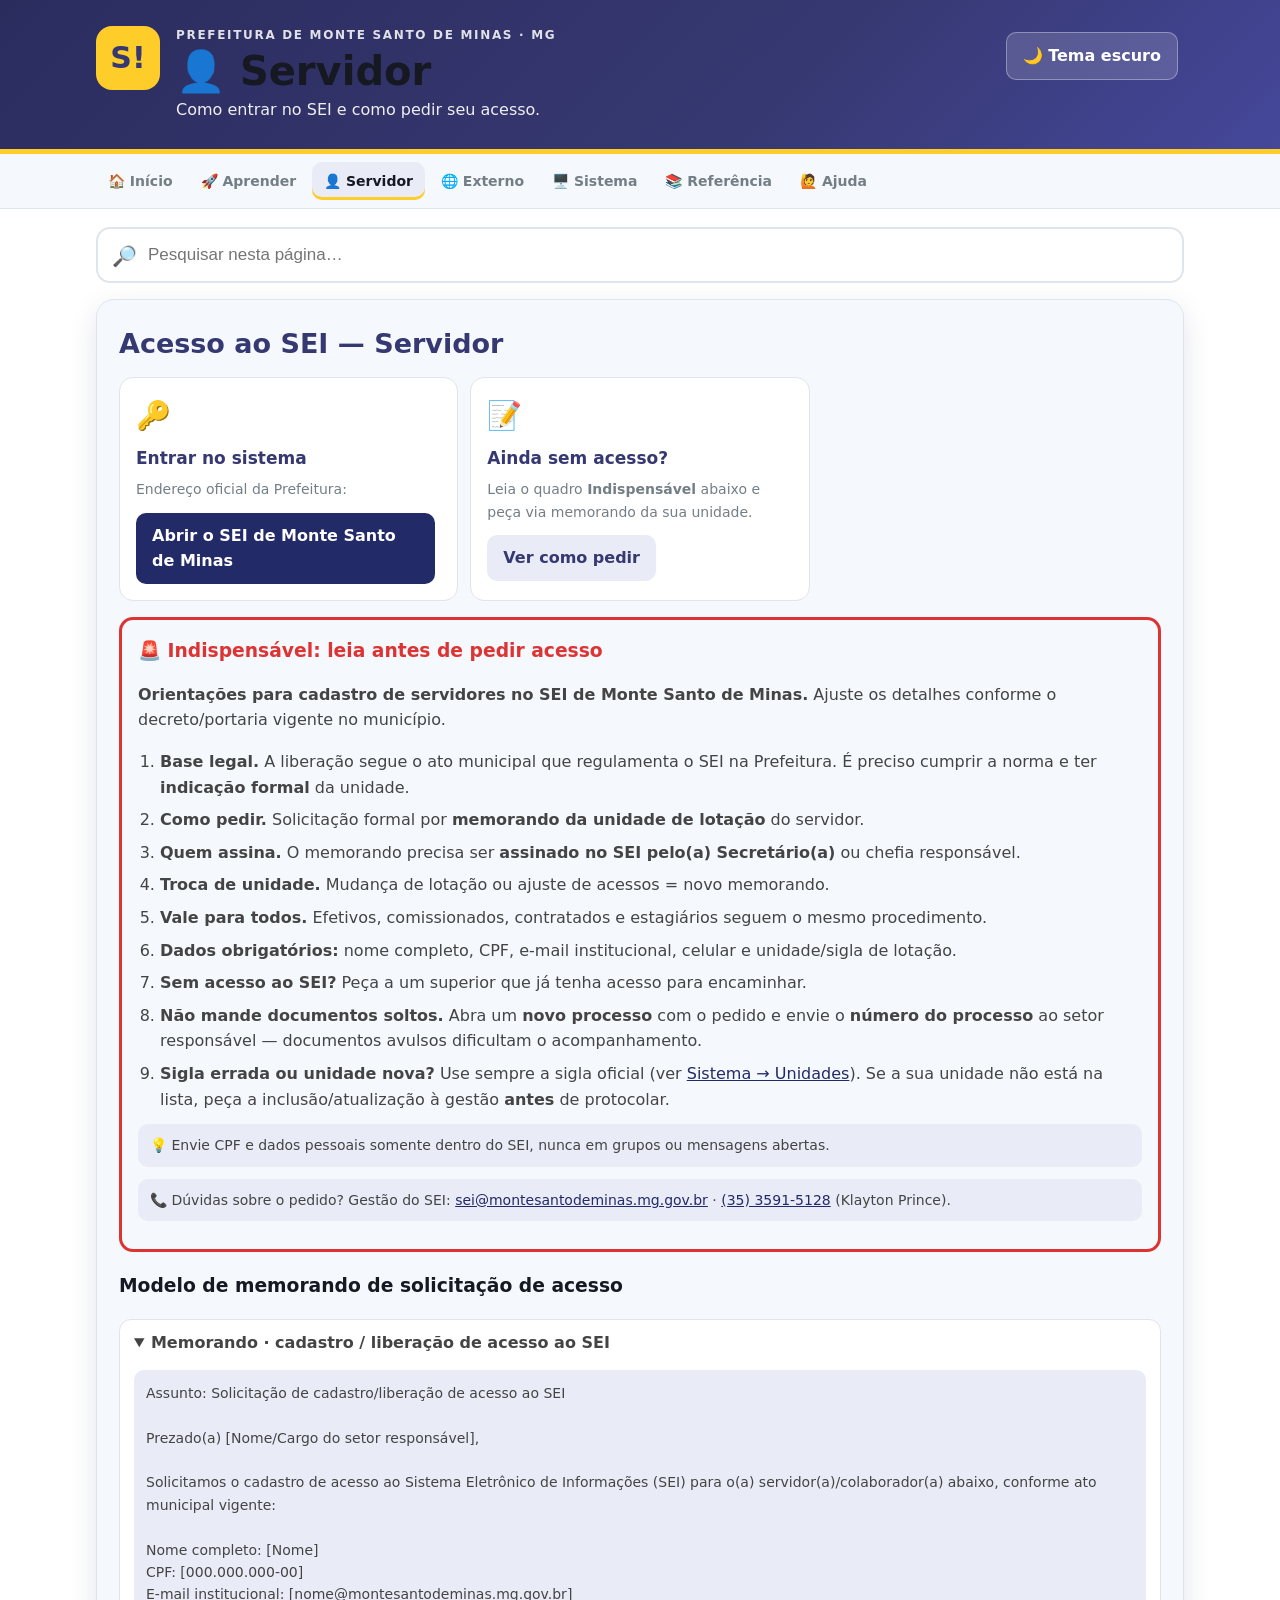
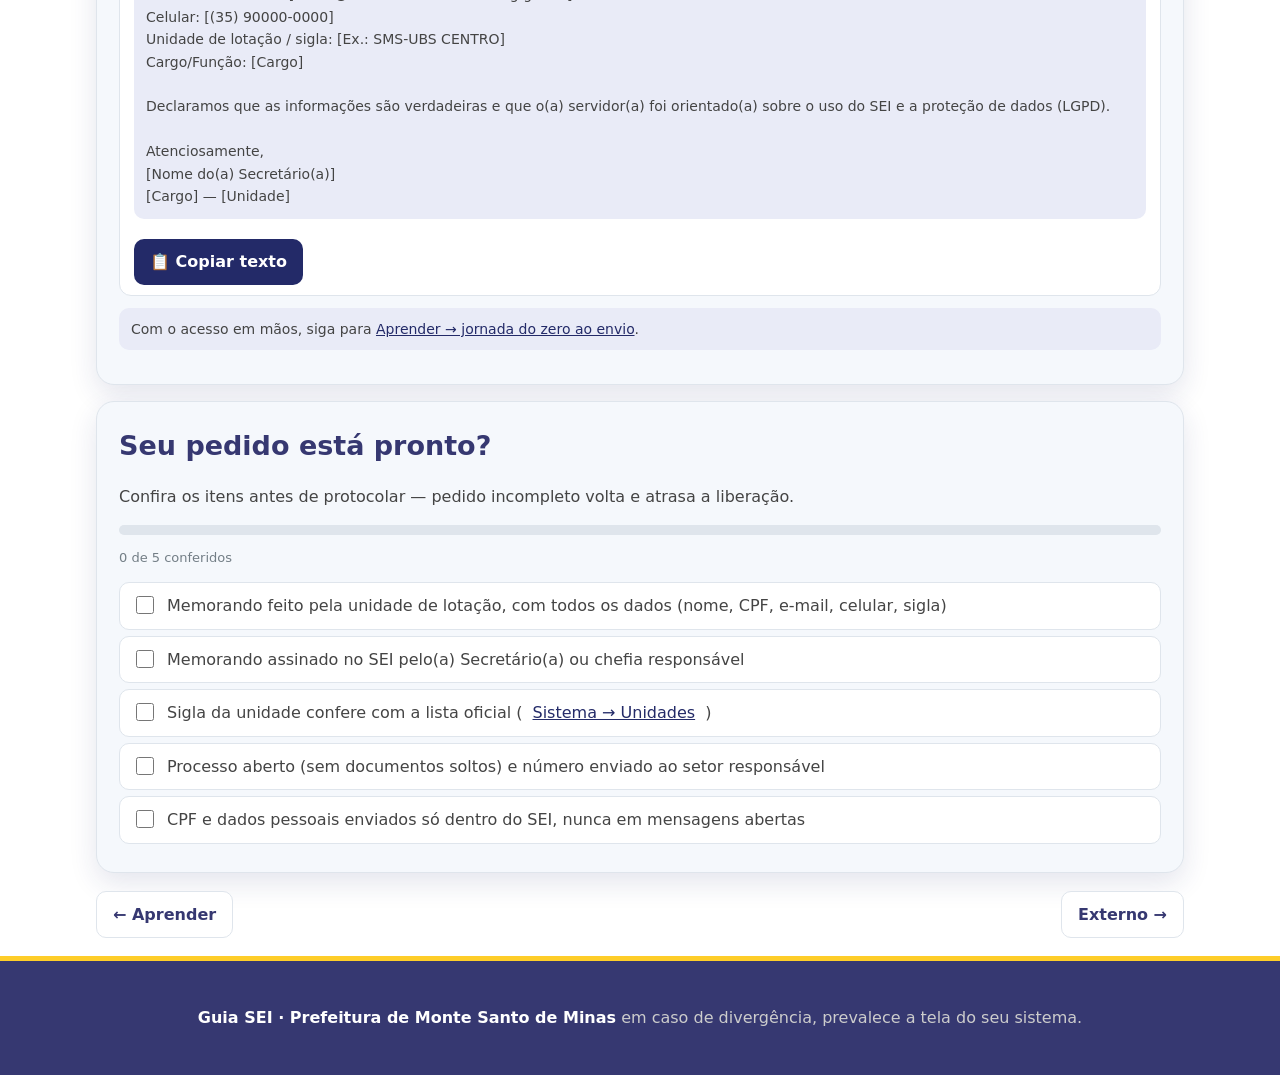
<file: servidor.html>
<!DOCTYPE html>
<html lang="pt-BR" data-theme="light">
<head>
<meta charset="utf-8">
<meta name="viewport" content="width=device-width, initial-scale=1, viewport-fit=cover">
<title>Servidor — Guia SEI Monte Santo de Minas</title>
<meta name="description" content="Como conseguir acesso de servidor ao SEI da Prefeitura de Monte Santo de Minas.">
<link rel="stylesheet" href="css/styles.css">
<link rel="icon" href="data:image/svg+xml,<svg xmlns='http://www.w3.org/2000/svg' viewBox='0 0 100 100'><rect width='100' height='100' rx='20' fill='%23363871'/><text x='50' y='68' font-size='48' text-anchor='middle' fill='%23fecd29' font-family='sans-serif' font-weight='bold'>S!</text></svg>">
</head>
<body data-page="servidor">
<a class="skip" href="#conteudo">Pular para o conteúdo</a>

<header class="topo">
  <div class="wrap topo-in">
    <div class="brand">
      <div class="logo" aria-hidden="true">S!</div>
      <div>
        <div class="pre">Prefeitura de Monte Santo de Minas · MG</div>
        <h1>👤 Servidor</h1>
        <p>Como entrar no SEI e como pedir seu acesso.</p>
      </div>
    </div>
    <div class="topo-actions">
      <button id="btnTema" class="btn ghost" type="button" aria-pressed="false">🌙 Tema escuro</button>
      <button id="btnMenu" class="btn ghost only-mobile" type="button" aria-expanded="false" aria-controls="nav">☰ Menu</button>
    </div>
  </div>
</header>

<nav id="nav" class="nav" aria-label="Navegação do guia">
  <div class="wrap nav-in">
    <a data-page="inicio" href="index.html">🏠 Início</a>
    <a data-page="aprender" href="aprender.html">🚀 Aprender</a>
    <a data-page="servidor" href="servidor.html">👤 Servidor</a>
    <a data-page="externo" href="externo.html">🌐 Externo</a>
    <a data-page="sistema" href="sistema.html">🖥️ Sistema</a>
    <a data-page="referencia" href="referencia.html">📚 Referência</a>
    <a data-page="ajuda" href="ajuda.html">🙋 Ajuda</a>
  </div>
</nav>

<main id="conteudo" class="wrap">

  <section class="busca" aria-label="Pesquisa nesta página">
    <span aria-hidden="true">🔎</span>
    <input id="q" type="search" placeholder="Pesquisar nesta página…" autocomplete="off">
  </section>

  <section id="acesso-servidor" class="bloco">
    <h2>Acesso ao SEI — Servidor</h2>
    <div class="grid cards-2">
      <div class="card">
        <div class="ic">🔑</div><h3>Entrar no sistema</h3>
        <p>Endereço oficial da Prefeitura:</p>
        <a class="btn" target="_blank" rel="noopener" href="https://montesantodeminas.sei.mg.gov.br/sip/login.php?sigla_orgao_sistema=ABC&sigla_sistema=SEI&infra_url=L3NlaS8=">Abrir o SEI de Monte Santo de Minas</a>
      </div>
      <div class="card">
        <div class="ic">📝</div><h3>Ainda sem acesso?</h3>
        <p>Leia o quadro <b>Indispensável</b> abaixo e peça via memorando da sua unidade.</p>
        <a class="btn sec" href="#pedido">Ver como pedir</a>
      </div>
    </div>

    <div class="must" id="pedido">
      <h3>🚨 Indispensável: leia antes de pedir acesso</h3>
      <p><b>Orientações para cadastro de servidores no SEI de Monte Santo de Minas.</b> Ajuste os detalhes conforme o decreto/portaria vigente no município.</p>
      <ol>
        <li><b>Base legal.</b> A liberação segue o ato municipal que regulamenta o SEI na Prefeitura. É preciso cumprir a norma e ter <b>indicação formal</b> da unidade.</li>
        <li><b>Como pedir.</b> Solicitação formal por <b>memorando da unidade de lotação</b> do servidor.</li>
        <li><b>Quem assina.</b> O memorando precisa ser <b>assinado no SEI pelo(a) Secretário(a)</b> ou chefia responsável.</li>
        <li><b>Troca de unidade.</b> Mudança de lotação ou ajuste de acessos = novo memorando.</li>
        <li><b>Vale para todos.</b> Efetivos, comissionados, contratados e estagiários seguem o mesmo procedimento.</li>
        <li><b>Dados obrigatórios:</b> nome completo, CPF, e-mail institucional, celular e unidade/sigla de lotação.</li>
        <li><b>Sem acesso ao SEI?</b> Peça a um superior que já tenha acesso para encaminhar.</li>
        <li><b>Não mande documentos soltos.</b> Abra um <b>novo processo</b> com o pedido e envie o <b>número do processo</b> ao setor responsável — documentos avulsos dificultam o acompanhamento.</li>
        <li><b>Sigla errada ou unidade nova?</b> Use sempre a sigla oficial (ver <a href="sistema.html#unidades">Sistema → Unidades</a>). Se a sua unidade não está na lista, peça a inclusão/atualização à gestão <b>antes</b> de protocolar.</li>
      </ol>
      <div class="tip">💡 Envie CPF e dados pessoais somente dentro do SEI, nunca em grupos ou mensagens abertas.</div>
      <div class="tip">📞 Dúvidas sobre o pedido? Gestão do SEI: <a href="mailto:sei@montesantodeminas.mg.gov.br">sei@montesantodeminas.mg.gov.br</a> · <a href="tel:+553535915128">(35) 3591-5128</a> (Klayton Prince).</div>
    </div>

    <h3>Modelo de memorando de solicitação de acesso</h3>
    <details open>
      <summary>Memorando · cadastro / liberação de acesso ao SEI</summary>
      <pre id="modAcesso">Assunto: Solicitação de cadastro/liberação de acesso ao SEI

Prezado(a) [Nome/Cargo do setor responsável],

Solicitamos o cadastro de acesso ao Sistema Eletrônico de Informações (SEI) para o(a) servidor(a)/colaborador(a) abaixo, conforme ato municipal vigente:

Nome completo: [Nome]
CPF: [000.000.000-00]
E-mail institucional: [nome@montesantodeminas.mg.gov.br]
Celular: [(35) 90000-0000]
Unidade de lotação / sigla: [Ex.: SMS-UBS CENTRO]
Cargo/Função: [Cargo]

Declaramos que as informações são verdadeiras e que o(a) servidor(a) foi orientado(a) sobre o uso do SEI e a proteção de dados (LGPD).

Atenciosamente,
[Nome do(a) Secretário(a)]
[Cargo] — [Unidade]</pre>
      <div class="row"><button class="btn" id="btnCopiarMem" type="button">📋 Copiar texto</button><span class="muted" id="memMsg"></span></div>
    </details>
    <p class="tip">Com o acesso em mãos, siga para <a href="aprender.html#jornada">Aprender → jornada do zero ao envio</a>.</p>
  </section>

  <section id="conferir-pedido" class="bloco">
    <h2>Seu pedido está pronto?</h2>
    <p>Confira os itens antes de protocolar — pedido incompleto volta e atrasa a liberação.</p>
    <div class="bar"><i id="pbPed"></i></div>
    <p class="muted" id="pbPedTxt">0 de 5 conferidos</p>
    <div class="ck" id="ckPed">
      <label><input type="checkbox"> Memorando feito pela unidade de lotação, com todos os dados (nome, CPF, e-mail, celular, sigla)</label>
      <label><input type="checkbox"> Memorando assinado no SEI pelo(a) Secretário(a) ou chefia responsável</label>
      <label><input type="checkbox"> Sigla da unidade confere com a lista oficial (<a href="sistema.html#unidades">Sistema → Unidades</a>)</label>
      <label><input type="checkbox"> Processo aberto (sem documentos soltos) e número enviado ao setor responsável</label>
      <label><input type="checkbox"> CPF e dados pessoais enviados só dentro do SEI, nunca em mensagens abertas</label>
    </div>
  </section>

  <div id="noResult" class="empty" hidden>Nada encontrado nesta página 🤔 Tente outra palavra ou use o menu acima.</div>

  <div class="pager">
    <a href="aprender.html">← Aprender</a>
    <a class="next" href="externo.html">Externo →</a>
  </div>

</main>

<footer>
  <div class="wrap">
    <p><b>Guia SEI · Prefeitura de Monte Santo de Minas</b> em caso de divergência, prevalece a tela do seu sistema.</p>
  </div>
</footer>

<script src="js/app.js" defer></script>
</body>
</html>
</file>
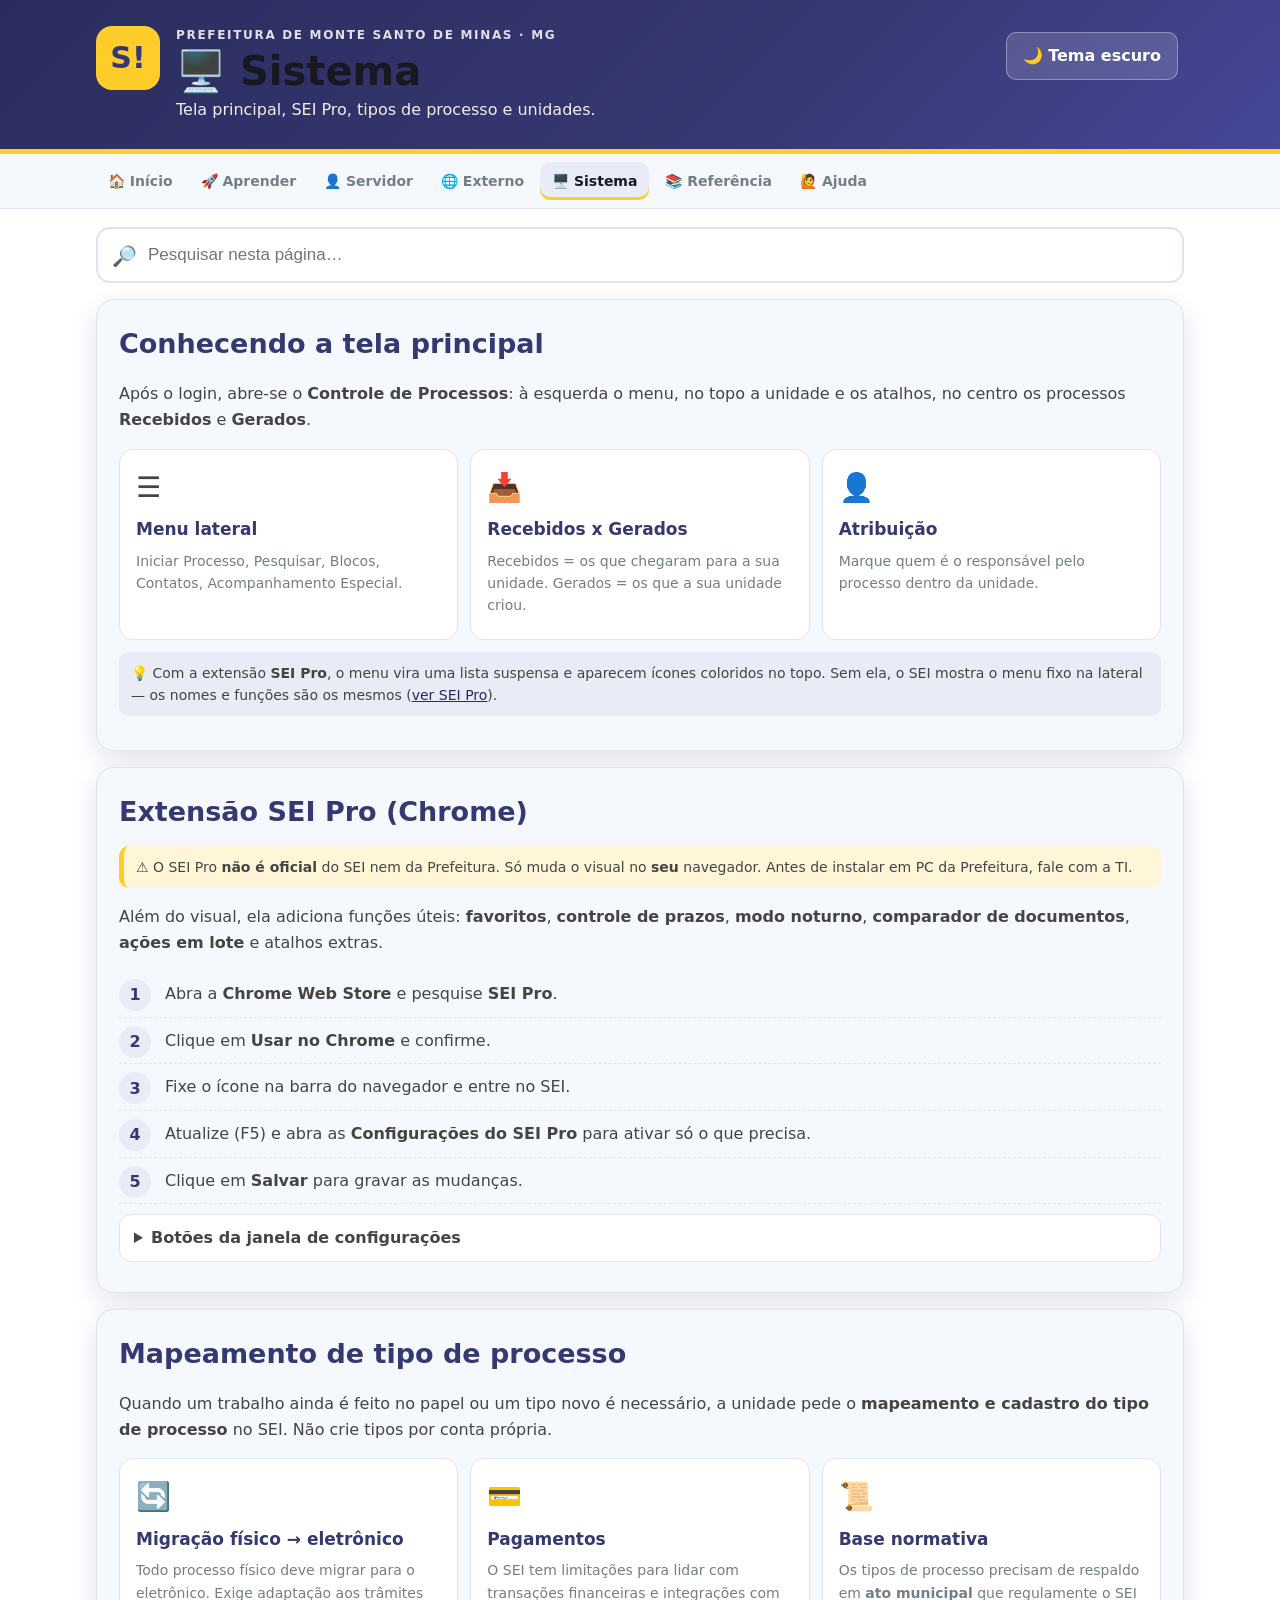
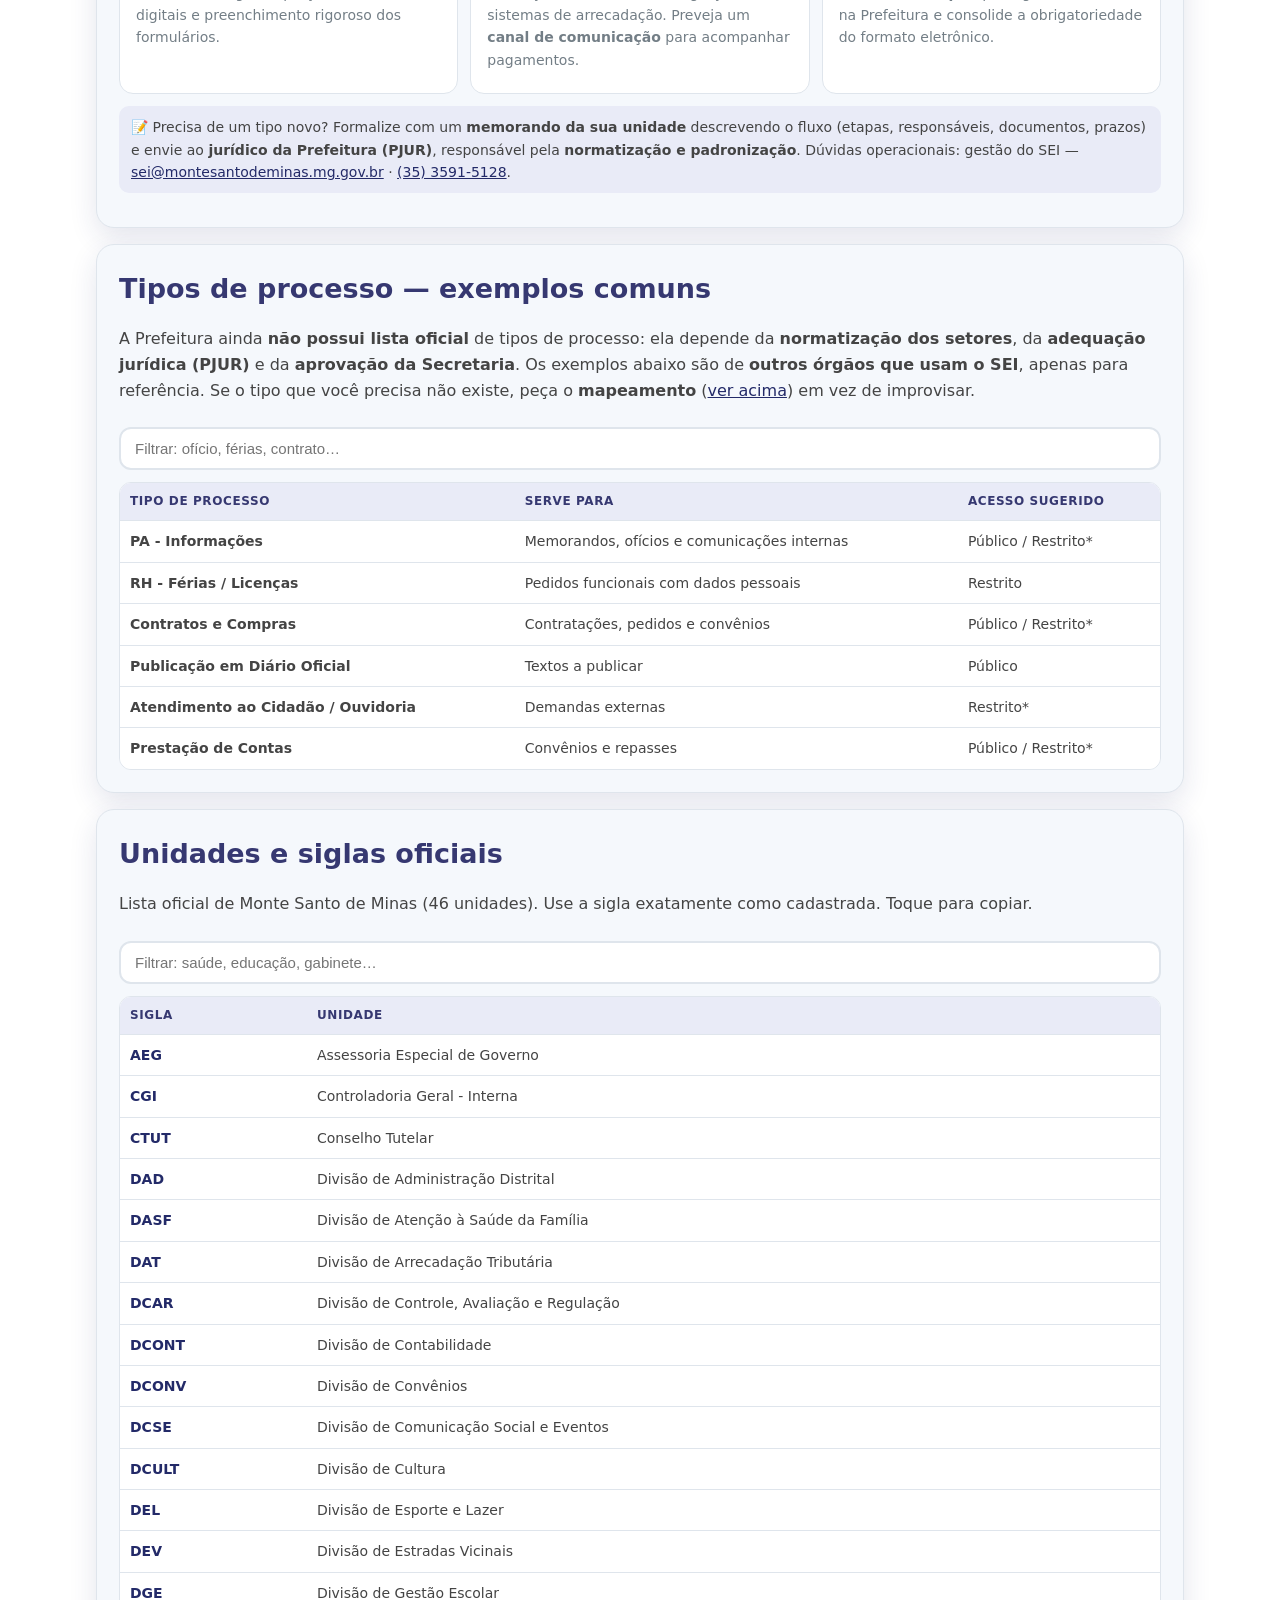
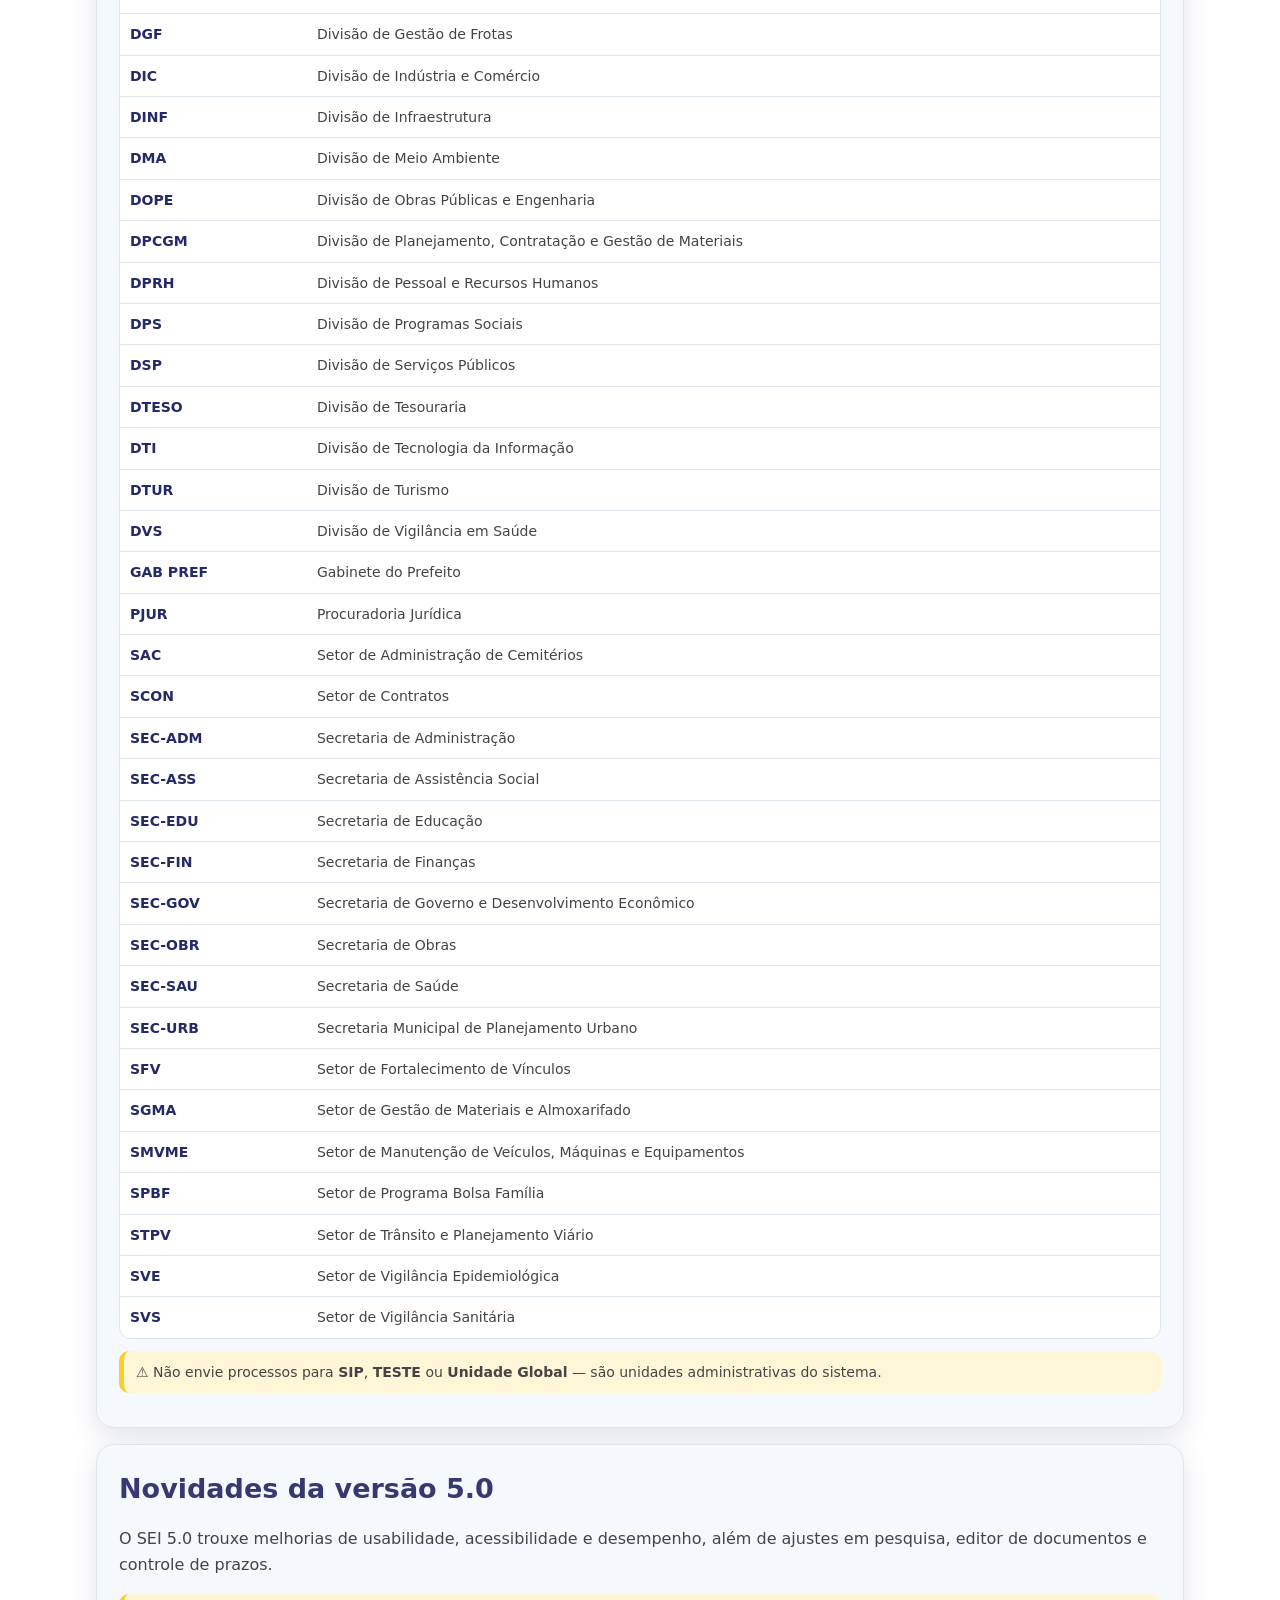
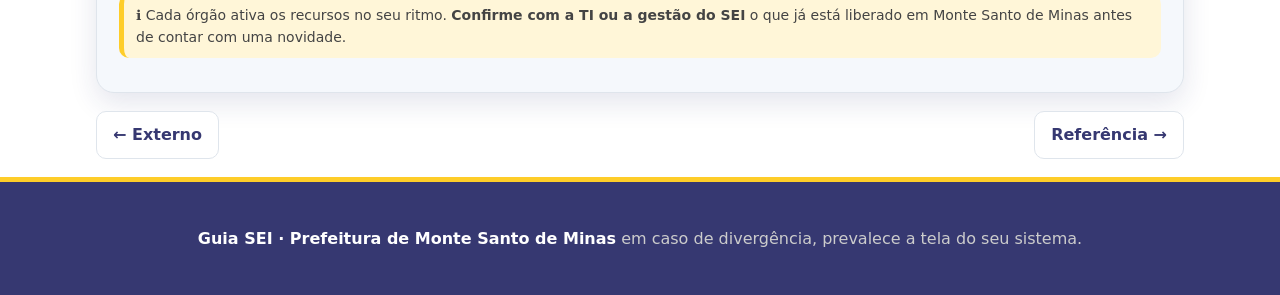
<file: sistema.html>
<!DOCTYPE html>
<html lang="pt-BR" data-theme="light">
<head>
<meta charset="utf-8">
<meta name="viewport" content="width=device-width, initial-scale=1, viewport-fit=cover">
<title>Sistema — Guia SEI Monte Santo de Minas</title>
<meta name="description" content="Tela principal do SEI, extensão SEI Pro, tipos de processo e unidades.">
<link rel="stylesheet" href="css/styles.css">
<link rel="icon" href="data:image/svg+xml,<svg xmlns='http://www.w3.org/2000/svg' viewBox='0 0 100 100'><rect width='100' height='100' rx='20' fill='%23363871'/><text x='50' y='68' font-size='48' text-anchor='middle' fill='%23fecd29' font-family='sans-serif' font-weight='bold'>S!</text></svg>">
</head>
<body data-page="sistema">
<a class="skip" href="#conteudo">Pular para o conteúdo</a>

<header class="topo">
  <div class="wrap topo-in">
    <div class="brand">
      <div class="logo" aria-hidden="true">S!</div>
      <div>
        <div class="pre">Prefeitura de Monte Santo de Minas · MG</div>
        <h1>🖥️ Sistema</h1>
        <p>Tela principal, SEI Pro, tipos de processo e unidades.</p>
      </div>
    </div>
    <div class="topo-actions">
      <button id="btnTema" class="btn ghost" type="button" aria-pressed="false">🌙 Tema escuro</button>
      <button id="btnMenu" class="btn ghost only-mobile" type="button" aria-expanded="false" aria-controls="nav">☰ Menu</button>
    </div>
  </div>
</header>

<nav id="nav" class="nav" aria-label="Navegação do guia">
  <div class="wrap nav-in">
    <a data-page="inicio" href="index.html">🏠 Início</a>
    <a data-page="aprender" href="aprender.html">🚀 Aprender</a>
    <a data-page="servidor" href="servidor.html">👤 Servidor</a>
    <a data-page="externo" href="externo.html">🌐 Externo</a>
    <a data-page="sistema" href="sistema.html">🖥️ Sistema</a>
    <a data-page="referencia" href="referencia.html">📚 Referência</a>
    <a data-page="ajuda" href="ajuda.html">🙋 Ajuda</a>
  </div>
</nav>

<main id="conteudo" class="wrap">

  <section class="busca" aria-label="Pesquisa nesta página">
    <span aria-hidden="true">🔎</span>
    <input id="q" type="search" placeholder="Pesquisar nesta página…" autocomplete="off">
  </section>

  <section id="tela" class="bloco">
    <h2>Conhecendo a tela principal</h2>
    <p>Após o login, abre-se o <b>Controle de Processos</b>: à esquerda o menu, no topo a unidade e os atalhos, no centro os processos <b>Recebidos</b> e <b>Gerados</b>.</p>
    <div class="grid cards-3">
      <div class="card"><div class="ic">☰</div><h3>Menu lateral</h3><p>Iniciar Processo, Pesquisar, Blocos, Contatos, Acompanhamento Especial.</p></div>
      <div class="card"><div class="ic">📥</div><h3>Recebidos x Gerados</h3><p>Recebidos = os que chegaram para a sua unidade. Gerados = os que a sua unidade criou.</p></div>
      <div class="card"><div class="ic">👤</div><h3>Atribuição</h3><p>Marque quem é o responsável pelo processo dentro da unidade.</p></div>
    </div>
    <div class="tip">💡 Com a extensão <b>SEI Pro</b>, o menu vira uma lista suspensa e aparecem ícones coloridos no topo. Sem ela, o SEI mostra o menu fixo na lateral — os nomes e funções são os mesmos (<a href="#pro">ver SEI Pro</a>).</div>
  </section>

  <section id="pro" class="bloco">
    <h2>Extensão SEI Pro (Chrome)</h2>
    <div class="warn">⚠️ O SEI Pro <b>não é oficial</b> do SEI nem da Prefeitura. Só muda o visual no <b>seu</b> navegador. Antes de instalar em PC da Prefeitura, fale com a TI.</div>
    <p>Além do visual, ela adiciona funções úteis: <b>favoritos</b>, <b>controle de prazos</b>, <b>modo noturno</b>, <b>comparador de documentos</b>, <b>ações em lote</b> e atalhos extras.</p>
    <ol class="steps static">
      <li>Abra a <b>Chrome Web Store</b> e pesquise <b>SEI Pro</b>.</li>
      <li>Clique em <b>Usar no Chrome</b> e confirme.</li>
      <li>Fixe o ícone na barra do navegador e entre no SEI.</li>
      <li>Atualize (F5) e abra as <b>Configurações do SEI Pro</b> para ativar só o que precisa.</li>
      <li>Clique em <b>Salvar</b> para gravar as mudanças.</li>
    </ol>
    <details>
      <summary><b>Botões da janela de configurações</b></summary>
      <ul>
        <li><b>Baixar</b> — salva suas configurações em arquivo (backup).</li>
        <li><b>Carregar</b> — restaura esse arquivo (útil em outro computador).</li>
        <li><b>Ferramentas</b> — abre recursos extras da extensão.</li>
        <li><b>Salvar</b> — grava as mudanças.</li>
      </ul>
    </details>
  </section>

  <section id="mapeamento" class="bloco">
    <h2>Mapeamento de tipo de processo</h2>
    <p>Quando um trabalho ainda é feito no papel ou um tipo novo é necessário, a unidade pede o <b>mapeamento e cadastro do tipo de processo</b> no SEI. Não crie tipos por conta própria.</p>
    <div class="grid cards-3">
      <div class="card"><div class="ic">🔄</div><h3>Migração físico → eletrônico</h3><p>Todo processo físico deve migrar para o eletrônico. Exige adaptação aos trâmites digitais e preenchimento rigoroso dos formulários.</p></div>
      <div class="card"><div class="ic">💳</div><h3>Pagamentos</h3><p>O SEI tem limitações para lidar com transações financeiras e integrações com sistemas de arrecadação. Preveja um <b>canal de comunicação</b> para acompanhar pagamentos.</p></div>
      <div class="card"><div class="ic">📜</div><h3>Base normativa</h3><p>Os tipos de processo precisam de respaldo em <b>ato municipal</b> que regulamente o SEI na Prefeitura e consolide a obrigatoriedade do formato eletrônico.</p></div>
    </div>
    <div class="tip">📝 Precisa de um tipo novo? Formalize com um <b>memorando da sua unidade</b> descrevendo o fluxo (etapas, responsáveis, documentos, prazos) e envie ao <b>jurídico da Prefeitura (PJUR)</b>, responsável pela <b>normatização e padronização</b>. Dúvidas operacionais: gestão do SEI — <a href="mailto:sei@montesantodeminas.mg.gov.br">sei@montesantodeminas.mg.gov.br</a> · <a href="tel:+553535915128">(35) 3591-5128</a>.</div>
  </section>

  <section id="tipos" class="bloco">
    <h2>Tipos de processo — exemplos comuns</h2>
    <p>A Prefeitura ainda <b>não possui lista oficial</b> de tipos de processo: ela depende da <b>normatização dos setores</b>, da <b>adequação jurídica (PJUR)</b> e da <b>aprovação da Secretaria</b>. Os exemplos abaixo são de <b>outros órgãos que usam o SEI</b>, apenas para referência. Se o tipo que você precisa não existe, peça o <b>mapeamento</b> (<a href="#mapeamento">ver acima</a>) em vez de improvisar.</p>
    <input class="fi" id="fTip" type="search" placeholder="Filtrar: ofício, férias, contrato…">
    <div class="tw"><table id="tabTip">
      <thead><tr><th>Tipo de processo</th><th>Serve para</th><th>Acesso sugerido</th></tr></thead>
      <tbody></tbody>
    </table></div>
  </section>

  <section id="unidades" class="bloco">
    <h2>Unidades e siglas oficiais</h2>
    <p>Lista oficial de Monte Santo de Minas (46 unidades). Use a sigla exatamente como cadastrada. Toque para copiar.</p>
    <input class="fi" id="fUni" type="search" placeholder="Filtrar: saúde, educação, gabinete…">
    <div class="tw"><table id="tabUni">
      <thead><tr><th>Sigla</th><th>Unidade</th></tr></thead>
      <tbody></tbody>
    </table></div>
    <div class="warn">⚠️ Não envie processos para <b>SIP</b>, <b>TESTE</b> ou <b>Unidade Global</b> — são unidades administrativas do sistema.</div>
  </section>

  <section id="novidades" class="bloco">
    <h2>Novidades da versão 5.0</h2>
    <p>O SEI 5.0 trouxe melhorias de usabilidade, acessibilidade e desempenho, além de ajustes em pesquisa, editor de documentos e controle de prazos.</p>
    <div class="warn">ℹ️ Cada órgão ativa os recursos no seu ritmo. <b>Confirme com a TI ou a gestão do SEI</b> o que já está liberado em Monte Santo de Minas antes de contar com uma novidade.</div>
  </section>

  <div id="noResult" class="empty" hidden>Nada encontrado nesta página 🤔 Tente outra palavra ou use o menu acima.</div>

  <div class="pager">
    <a href="externo.html">← Externo</a>
    <a class="next" href="referencia.html">Referência →</a>
  </div>

</main>

<footer>
  <div class="wrap">
    <p><b>Guia SEI · Prefeitura de Monte Santo de Minas</b> em caso de divergência, prevalece a tela do seu sistema.</p>
  </div>
</footer>

<script src="js/app.js" defer></script>
</body>
</html>
</file>
<file: css/styles.css>
/* Paleta do brasão municipal de Monte Santo de Minas:
   azul-marinho #232A68 (primária, campo do escudo), hover #191F4D,
   índigo #363871 (topo/rodapé), amarelo-ouro #fecd29 (destaque, cruz) */
:root{
  --bg:#ffffff; --card:#f5f8fc; --tx:#444444; --hd:#161922; --mu:#737e86; --pr:#232A68; --prh:#191F4D; --dk:#363871;
  --ac:#232A68; --am:#fecd29; --bd:#dfe5ec; --hi:#E9EBF7; --wa:#fff6d8;
  --sh:0 10px 28px rgba(35,42,104,.12);
  --paper:#ffffff;
}
@media (prefers-color-scheme:dark){
  :root:not([data-theme="light"]){
    --bg:#0e1420; --card:#1a2030; --tx:#d7dee8; --hd:#ffffff; --mu:#9aa6b5; --pr:#38b6f5; --prh:#0095eb; --dk:#8f90d8;
    --ac:#38b6f5; --am:#fecd29; --bd:#2c3547; --hi:#16283a; --wa:#3a3114;
  }
}
:root[data-theme="dark"]{
  --bg:#0e1420; --card:#1a2030; --tx:#d7dee8; --hd:#ffffff; --mu:#9aa6b5; --pr:#38b6f5; --prh:#0095eb; --dk:#8f90d8;
  --ac:#38b6f5; --am:#fecd29; --bd:#2c3547; --hi:#16283a; --wa:#3a3114;
}
*{box-sizing:border-box}
html{scroll-behavior:smooth;scroll-padding-top:130px}
body{margin:0;background:var(--bg);color:var(--tx);font:16px/1.6 Roboto,system-ui,-apple-system,"Segoe UI",sans-serif}
h1,h2,h3{color:var(--hd,#161922)}
.wrap{max-width:1120px;margin:0 auto;padding:0 16px}
.skip{position:absolute;left:-999px;background:var(--pr);color:#fff;padding:8px 14px;border-radius:8px}
.skip:focus{left:10px;top:10px;z-index:99}
a{color:var(--pr)}
a:hover{color:var(--prh,#191F4D)}
kbd{background:var(--hi);border:1px solid var(--bd);border-radius:6px;padding:1px 7px;font:inherit;font-weight:600;white-space:nowrap}

/* Topo — espelha o cabeçalho oficial: fundo índigo #363871 com filete amarelo #fecd29 */
.topo{background:linear-gradient(135deg,#2b2c5e,#363871 60%,#45479a);color:#fff;padding:26px 0;border-bottom:5px solid var(--am,#fecd29)}
.brand{display:flex;gap:16px;align-items:flex-start}
.logo{width:64px;height:64px;flex:none;border-radius:16px;background:var(--am,#fecd29);color:#363871;display:grid;place-items:center;font-weight:900;font-size:30px}
.pre{font-size:12px;letter-spacing:.14em;text-transform:uppercase;opacity:.85;font-weight:700}
.topo h1{margin:4px 0;font-size:clamp(26px,4.6vw,40px);line-height:1.1}
.topo p{margin:0;opacity:.92;max-width:640px}
.topo-in{display:flex;justify-content:space-between;gap:14px;align-items:flex-start}
.topo-actions{display:flex;gap:8px;flex:none}

/* Botões */
.btn{display:inline-block;border:0;background:var(--pr);color:#fff;border-radius:10px;padding:10px 16px;font:inherit;font-weight:700;cursor:pointer;text-decoration:none;margin:6px 6px 0 0}
.btn:hover{filter:brightness(1.08);background:var(--prh,#191F4D)}
.btn.sec{background:var(--hi);color:var(--dk)}
.btn.ghost{background:#ffffff26;color:#fff;border:1px solid #ffffff55}
.only-mobile{display:none}

/* Nav */
.nav{position:sticky;top:0;z-index:50;background:var(--card);border-bottom:1px solid var(--bd)}
.nav-in{display:flex;gap:4px;overflow-x:auto;padding:8px 16px}
.nav a{white-space:nowrap;text-decoration:none;color:var(--mu);font-weight:600;padding:8px 12px;border-radius:10px;font-size:14px}
.nav a:hover,.nav a.on{background:var(--hi);color:var(--hd);box-shadow:inset 0 -3px 0 var(--am,#fecd29)}

/* Busca */
.busca{position:relative;margin:18px 0 6px}
.busca span{position:absolute;left:16px;top:13px;font-size:20px}
.busca input{width:100%;padding:16px 16px 16px 50px;font-size:17px;border:2px solid var(--bd);border-radius:14px;background:var(--paper,#fff);color:var(--tx)}
.busca input:focus{outline:0;border-color:var(--pr)}

/* Blocos e cards */
.bloco{background:var(--card);border:1px solid var(--bd);border-radius:18px;padding:22px;margin:16px 0;box-shadow:var(--sh)}
.bloco h2{margin:0 0 8px;color:var(--dk);font-size:clamp(20px,3vw,27px)}
.bloco.destaque{border:2px solid var(--pr)}
.grid{display:grid;grid-template-columns:repeat(auto-fill,minmax(240px,1fr));gap:12px;margin-top:12px}
.cards-4{grid-template-columns:repeat(auto-fill,minmax(230px,1fr))}
.cards-2{grid-template-columns:repeat(auto-fill,minmax(300px,1fr))}
.cards-3{grid-template-columns:repeat(auto-fill,minmax(260px,1fr))}
.card{background:var(--paper,#fff);border:1px solid var(--bd);border-radius:14px;padding:16px}
button.card{text-align:left;font:inherit;color:inherit;cursor:pointer}
a.card{text-decoration:none;color:inherit;display:block}
a.card:hover{border-color:var(--pr);transform:translateY(-2px)}
button.card:hover{border-color:var(--pr);transform:translateY(-2px)}
.card .ic{font-size:28px}
.card h3{margin:6px 0;color:var(--dk);font-size:17px}
.card p{margin:6px 0;color:var(--mu);font-size:14px}
.card.acesso p{min-height:42px}
.muted{color:var(--mu);font-size:13px}
.tip,.warn{border-radius:10px;padding:10px 12px;margin:12px 0;font-size:14px}
.tip{background:var(--hi)}
.warn{background:var(--wa);border-left:5px solid var(--am)}
.must{border:3px solid #d33;border-radius:14px;padding:16px;margin:16px 0;background:var(--card)}
.must.blue{border-color:var(--pr)}
.must h3{margin:0 0 8px;color:#d33}
.must.blue h3{color:var(--pr)}
.must ol{padding-left:22px;margin:8px 0}
.must li{margin:7px 0}

/* Jornada / checklist */
.bar{height:10px;background:var(--bd);border-radius:6px;overflow:hidden;margin:8px 0}
.bar i{display:block;height:100%;width:0;background:var(--ac);transition:.3s}
.steps{list-style:none;counter-reset:s;padding:0;margin:10px 0}
.steps li{counter-increment:s;position:relative;padding:10px 0 10px 46px;cursor:pointer;border-bottom:1px dashed var(--bd)}
.steps.static li{cursor:default}
.steps li:before{content:counter(s);position:absolute;left:0;top:8px;width:32px;height:32px;border-radius:50%;background:var(--hi);color:var(--dk);display:grid;place-items:center;font-weight:800}
.steps li.ok{opacity:.6;text-decoration:line-through}
.steps li.ok:before{content:"✓";background:var(--ac);color:#fff}
.ck label{display:flex;gap:10px;padding:10px 12px;border:1px solid var(--bd);border-radius:10px;margin:6px 0;cursor:pointer;background:var(--paper,#fff)}
.ck input{width:18px;height:18px;margin-top:3px}

/* Tabelas */
.fi{width:100%;padding:11px 14px;border:2px solid var(--bd);border-radius:12px;background:var(--paper,#fff);color:var(--tx);font-size:15px;margin:8px 0 12px}
.tw{overflow-x:auto;border:1px solid var(--bd);border-radius:12px}
table{width:100%;border-collapse:collapse;font-size:14px;background:var(--paper,#fff)}
th,td{padding:9px 10px;border-bottom:1px solid var(--bd);text-align:left;vertical-align:top}
th{background:var(--hi);color:var(--dk);font-size:12px;text-transform:uppercase;letter-spacing:.05em}
tr:last-child td{border-bottom:0}
td.sigla button{background:none;border:0;color:var(--pr);font:inherit;font-weight:800;cursor:pointer;padding:0}

/* Wizard / modelos / erros */
.opt{display:block;width:100%;text-align:left;margin:7px 0;padding:12px 14px;border:1px solid var(--bd);border-radius:12px;background:var(--paper,#fff);color:var(--tx);font-size:15px;cursor:pointer}
.opt:hover{border-color:var(--pr);background:var(--hi)}
.res{border:2px solid var(--ac);border-radius:14px;padding:16px;background:var(--card);margin-top:10px}
.res dt{font-size:12px;text-transform:uppercase;color:var(--ac);font-weight:800;margin-top:8px}
.res dd{margin:0;font-size:16px;font-weight:600}
details{background:var(--paper,#fff);border:1px solid var(--bd);border-radius:12px;padding:10px 14px;margin:8px 0}
summary{cursor:pointer;font-weight:700}
.mod{border:1px solid var(--bd);border-radius:12px;padding:14px;margin:10px 0;background:var(--paper,#fff)}
.mod h3{margin:0 0 6px;color:var(--dk)}
.mod pre{white-space:pre-wrap;background:var(--hi);padding:12px;border-radius:10px;font:inherit;font-size:14px}
.empty{text-align:center;color:var(--mu);padding:26px;background:var(--paper,#fff);border:1px dashed var(--bd);border-radius:14px;margin:14px 0}
.row{display:flex;gap:8px;align-items:center;flex-wrap:wrap}
pre#modAcesso{white-space:pre-wrap;background:var(--hi);padding:12px;border-radius:10px;font:inherit;font-size:14px}

.pager{display:flex;justify-content:space-between;gap:10px;margin:18px 0 4px;flex-wrap:wrap}
.pager a{text-decoration:none;font-weight:700;padding:10px 16px;border:1px solid var(--bd);border-radius:10px;background:var(--paper,#fff);color:var(--dk)}
.pager a:hover{border-color:var(--pr)}
.pager .next{margin-left:auto}

footer{background:#363871;color:#ccc;text-align:center;padding:28px 16px;margin-top:18px;border-top:5px solid var(--am,#fecd29)}
footer b{color:#fff}
footer a{color:var(--am,#fecd29)}

/* Responsivo */
@media (max-width:760px){
  .topo-in{flex-direction:column}
  .only-mobile{display:inline-block}
  .nav{display:none}
  .nav.open{display:block}
  .nav-in{flex-direction:column;align-items:stretch}
  .nav a{padding:12px}
  .bloco{padding:16px;border-radius:14px}
  html{scroll-padding-top:20px}
}
@media (min-width:761px){
  #btnMenu{display:none}
}
</file>
